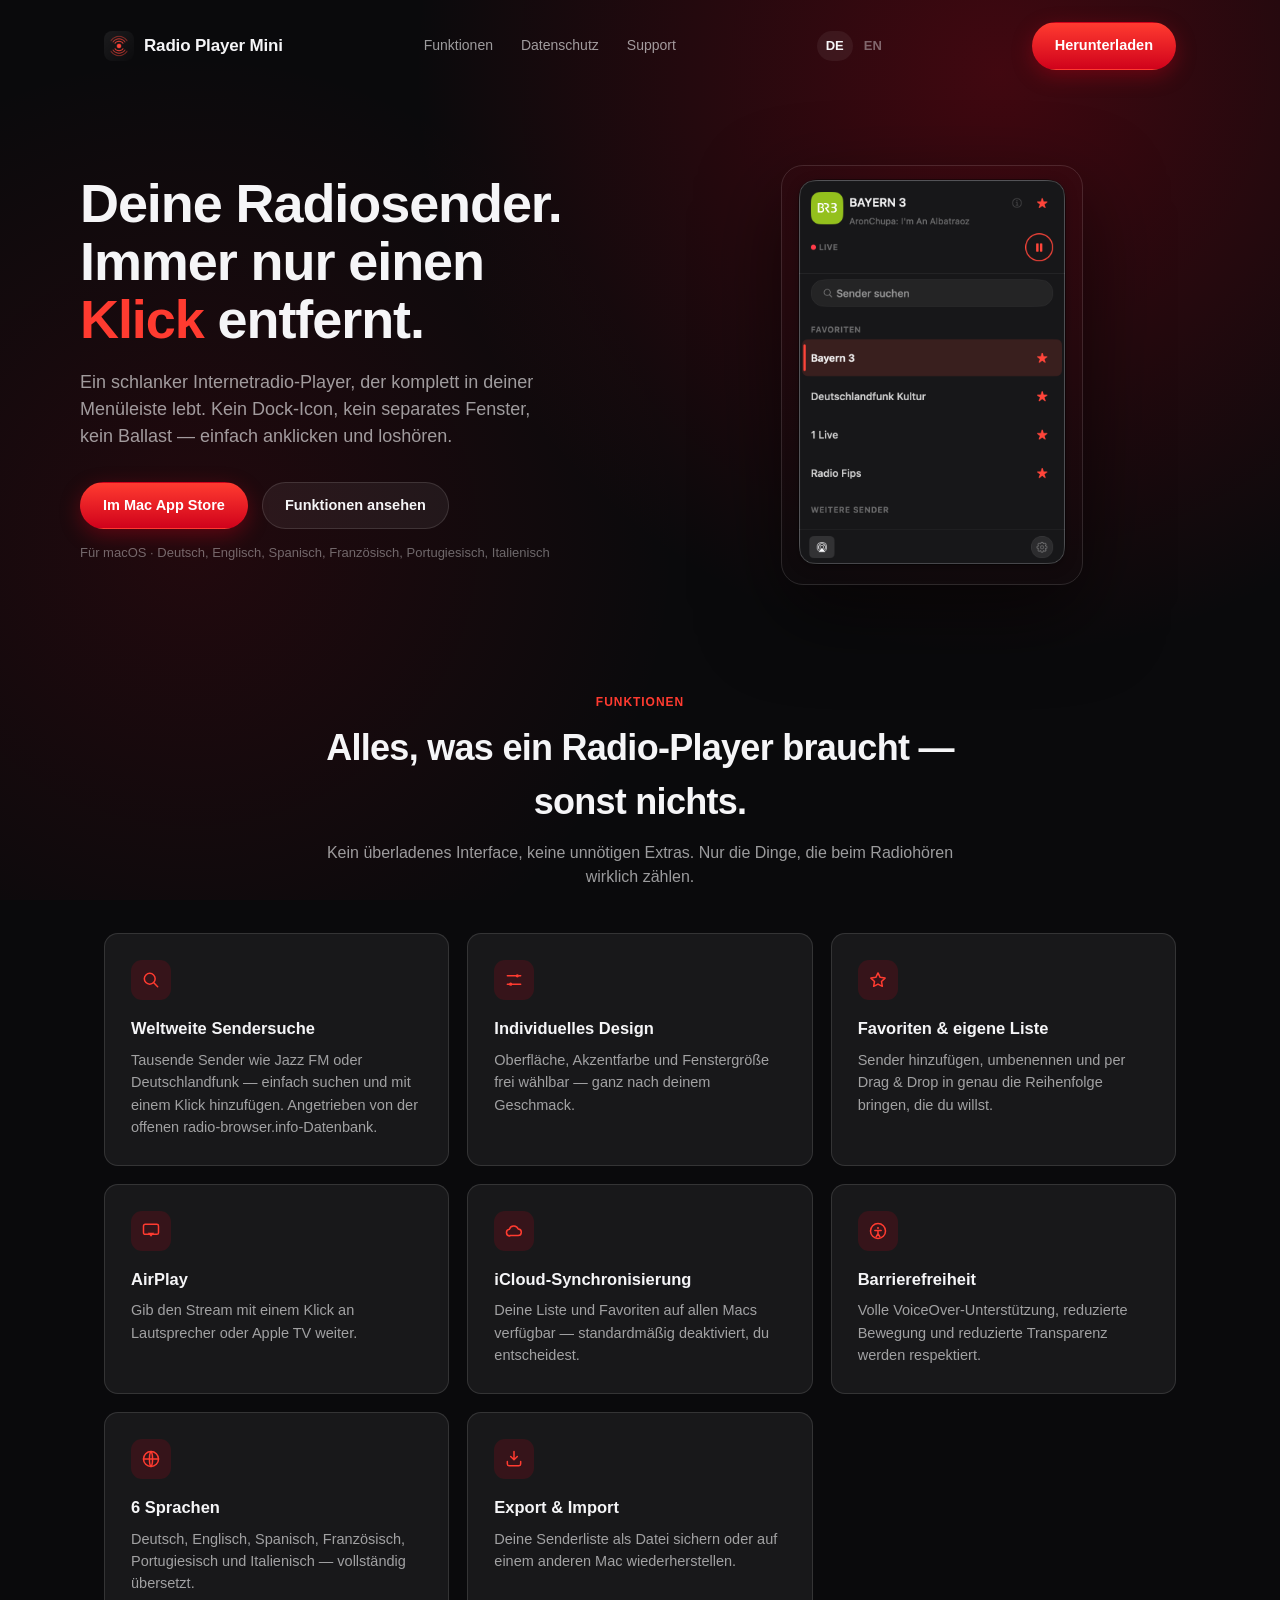
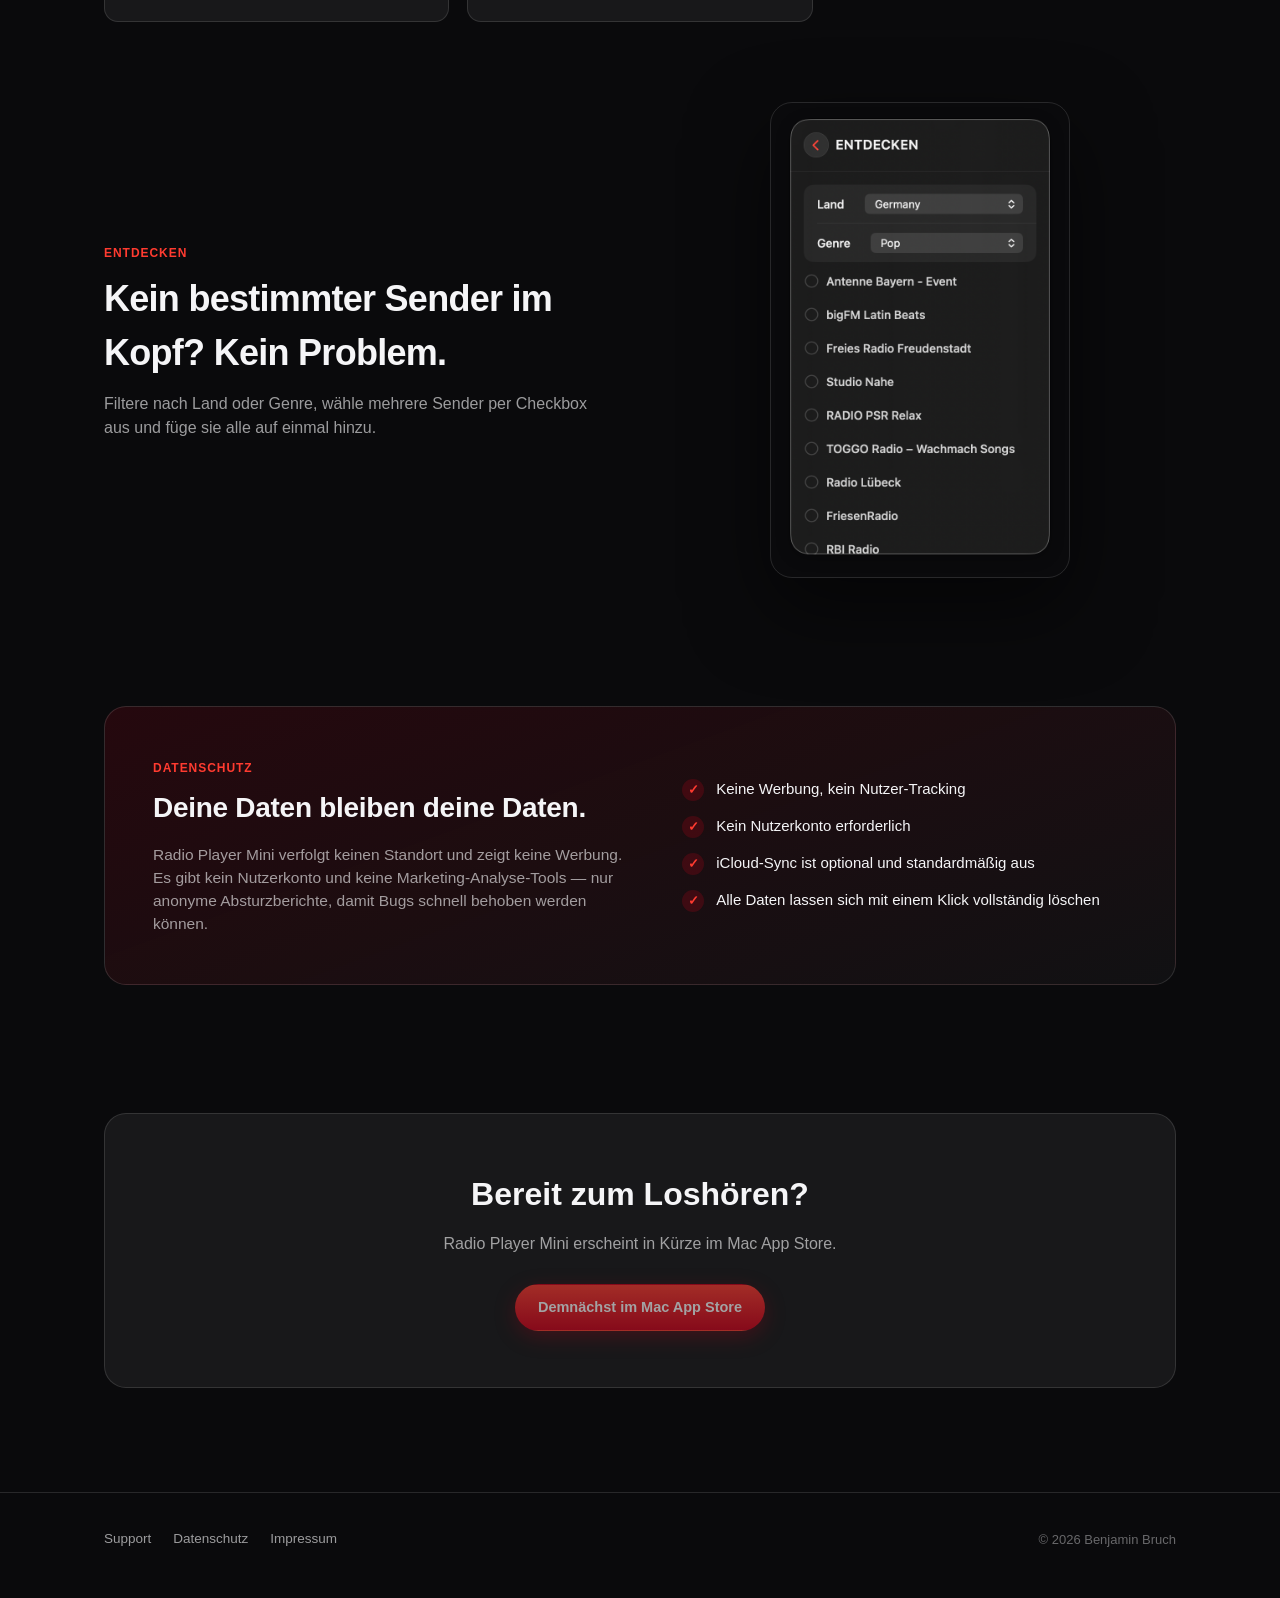
<file: index.html>
<!doctype html>
<html lang="de">
<head>
  <meta charset="utf-8" />
  <meta name="viewport" content="width=device-width, initial-scale=1" />
  <title>Radio Player Mini — Internetradio in deiner Menüleiste</title>
  <meta name="description" content="Radio Player Mini ist ein schlanker Internetradio-Player für den Mac, der komplett in deiner Menüleiste lebt. Sender suchen, favorisieren, sofort abspielen." />
  <link rel="icon" href="assets/icons/favicon-32.png" />
  <link rel="apple-touch-icon" href="assets/icons/icon-180.png" />
  <meta property="og:title" content="Radio Player Mini" />
  <meta property="og:description" content="Internetradio direkt aus der Menüleiste – ohne Dock-Icon, ohne Schnickschnack." />
  <meta property="og:image" content="assets/icons/icon-512.png" />
  <meta property="og:type" content="website" />
  <link rel="alternate" hreflang="de" href="https://benjaminbruch.github.io/RadioPlayerMiniPage/" />
  <link rel="alternate" hreflang="en" href="https://benjaminbruch.github.io/RadioPlayerMiniPage/en/" />
  <link rel="alternate" hreflang="x-default" href="https://benjaminbruch.github.io/RadioPlayerMiniPage/" />
  <link rel="stylesheet" href="css/style.css" />
</head>
<body>

  <header class="site">
    <div class="wrap nav">
      <a class="brand" href="index.html">
        <img src="assets/icons/icon-180.png" alt="" />
        Radio Player Mini
      </a>
      <nav class="nav-links">
        <a href="#funktionen">Funktionen</a>
        <a href="#privacy">Datenschutz</a>
        <a href="support.html">Support</a>
      </nav>
      <div class="lang-switch">
        <a href="index.html" class="active">DE</a>
        <a href="en/index.html">EN</a>
      </div>
      <a class="btn btn-primary" href="#download">Herunterladen</a>
    </div>
  </header>

  <main>
    <section class="hero wrap">
      <div>
        <h1>Deine Radiosender.<br />Immer nur einen <span class="accent">Klick</span> entfernt.</h1>
        <p class="lede">
          Ein schlanker Internetradio-Player, der komplett in deiner Menüleiste lebt.
          Kein Dock-Icon, kein separates Fenster, kein Ballast — einfach anklicken und loshören.
        </p>
        <div class="hero-actions">
          <a class="btn btn-primary" href="#download">Im Mac App Store</a>
          <a class="btn btn-ghost" href="#funktionen">Funktionen ansehen</a>
        </div>
        <p class="hero-note">Für macOS · Deutsch, Englisch, Spanisch, Französisch, Portugiesisch, Italienisch</p>
      </div>
      <div class="hero-shot">
        <img src="assets/screenshots/app.png" alt="Radio Player Mini Popover mit laufendem Sender Bayern 3, Favoritenliste und Wiedergabesteuerung" />
      </div>
    </section>

    <section id="funktionen">
      <div class="wrap">
        <div class="section-head">
          <span class="eyebrow">Funktionen</span>
          <h2>Alles, was ein Radio-Player braucht — sonst nichts.</h2>
          <p>Kein überladenes Interface, keine unnötigen Extras. Nur die Dinge, die beim Radiohören wirklich zählen.</p>
        </div>

        <div class="grid">
          <div class="card">
            <div class="icon">
              <svg width="20" height="20" viewBox="0 0 24 24" fill="none" stroke="currentColor" stroke-width="1.8" stroke-linecap="round" stroke-linejoin="round"><circle cx="10.5" cy="10.5" r="6.5"/><path d="M20 20l-4.35-4.35"/></svg>
            </div>
            <h3>Weltweite Sendersuche</h3>
            <p>Tausende Sender wie Jazz FM oder Deutschlandfunk — einfach suchen und mit einem Klick hinzufügen. Angetrieben von der offenen radio-browser.info-Datenbank.</p>
          </div>
          <div class="card">
            <div class="icon">
              <svg width="20" height="20" viewBox="0 0 24 24" fill="none" stroke="currentColor" stroke-width="1.8" stroke-linecap="round" stroke-linejoin="round"><path d="M4 7h12M18 7h2"/><circle cx="16" cy="7" r="2" fill="currentColor" stroke="none"/><path d="M4 17h4M10 17h10"/><circle cx="8" cy="17" r="2" fill="currentColor" stroke="none"/></svg>
            </div>
            <h3>Individuelles Design</h3>
            <p>Oberfläche, Akzentfarbe und Fenstergröße frei wählbar — ganz nach deinem Geschmack.</p>
          </div>
          <div class="card">
            <div class="icon">
              <svg width="20" height="20" viewBox="0 0 24 24" fill="none" stroke="currentColor" stroke-width="1.8" stroke-linecap="round" stroke-linejoin="round"><path d="M12 3.5l2.6 5.3 5.9.9-4.3 4.1 1 5.8L12 16.9l-5.2 2.7 1-5.8L3.5 9.7l5.9-.9L12 3.5z"/></svg>
            </div>
            <h3>Favoriten &amp; eigene Liste</h3>
            <p>Sender hinzufügen, umbenennen und per Drag &amp; Drop in genau die Reihenfolge bringen, die du willst.</p>
          </div>
          <div class="card">
            <div class="icon">
              <svg width="20" height="20" viewBox="0 0 24 24" fill="none" stroke="currentColor" stroke-width="1.8" stroke-linecap="round" stroke-linejoin="round"><rect x="3" y="4" width="18" height="12" rx="2"/><path d="M12 19l4-5H8l4 5z" fill="currentColor" stroke="none"/></svg>
            </div>
            <h3>AirPlay</h3>
            <p>Gib den Stream mit einem Klick an Lautsprecher oder Apple TV weiter.</p>
          </div>
          <div class="card">
            <div class="icon">
              <svg width="20" height="20" viewBox="0 0 24 24" fill="none" stroke="currentColor" stroke-width="1.8" stroke-linecap="round" stroke-linejoin="round"><path d="M7 18a4 4 0 0 1-.5-7.97A5.5 5.5 0 0 1 17 9.5a4 4 0 0 1-.5 8H7z"/></svg>
            </div>
            <h3>iCloud-Synchronisierung</h3>
            <p>Deine Liste und Favoriten auf allen Macs verfügbar — standardmäßig deaktiviert, du entscheidest.</p>
          </div>
          <div class="card">
            <div class="icon">
              <svg width="20" height="20" viewBox="0 0 24 24" fill="none" stroke="currentColor" stroke-width="1.8" stroke-linecap="round" stroke-linejoin="round"><circle cx="12" cy="12" r="9"/><circle cx="12" cy="8.3" r="1.2" fill="currentColor" stroke="none"/><path d="M8.2 11.3h7.6M12 11.3v3.8M9.7 19l2.3-3.9 2.3 3.9"/></svg>
            </div>
            <h3>Barrierefreiheit</h3>
            <p>Volle VoiceOver-Unterstützung, reduzierte Bewegung und reduzierte Transparenz werden respektiert.</p>
          </div>
          <div class="card">
            <div class="icon">
              <svg width="20" height="20" viewBox="0 0 24 24" fill="none" stroke="currentColor" stroke-width="1.8" stroke-linecap="round" stroke-linejoin="round"><circle cx="12" cy="12" r="9"/><path d="M3 12h18M12 3c2.5 2.5 2.5 15.5 0 18M12 3c-2.5 2.5-2.5 15.5 0 18"/></svg>
            </div>
            <h3>6 Sprachen</h3>
            <p>Deutsch, Englisch, Spanisch, Französisch, Portugiesisch und Italienisch — vollständig übersetzt.</p>
          </div>
          <div class="card">
            <div class="icon">
              <svg width="20" height="20" viewBox="0 0 24 24" fill="none" stroke="currentColor" stroke-width="1.8" stroke-linecap="round" stroke-linejoin="round"><path d="M12 3v10M8 9l4 4 4-4"/><path d="M4 15v3a2 2 0 0 0 2 2h12a2 2 0 0 0 2-2v-3"/></svg>
            </div>
            <h3>Export &amp; Import</h3>
            <p>Deine Senderliste als Datei sichern oder auf einem anderen Mac wiederherstellen.</p>
          </div>
        </div>

        <div class="discover-showcase">
          <div class="section-head">
            <span class="eyebrow">Entdecken</span>
            <h2>Kein bestimmter Sender im Kopf? Kein Problem.</h2>
            <p>Filtere nach Land oder Genre, wähle mehrere Sender per Checkbox aus und füge sie alle auf einmal hinzu.</p>
          </div>
          <div class="discover-shot">
            <img src="assets/screenshots/discover.png" alt="Entdecken-Ansicht von Radio Player Mini, gefiltert nach Land Deutschland und Genre Pop, mit auswählbaren Sendern" />
          </div>
        </div>
      </div>
    </section>

    <section id="privacy">
      <div class="wrap">
        <div class="privacy-band">
          <div>
            <span class="eyebrow">Datenschutz</span>
            <h2>Deine Daten bleiben deine Daten.</h2>
            <p>
              Radio Player Mini verfolgt keinen Standort und zeigt keine Werbung. Es gibt kein
              Nutzerkonto und keine Marketing-Analyse-Tools — nur anonyme Absturzberichte, damit
              Bugs schnell behoben werden können.
            </p>
          </div>
          <ul class="privacy-list">
            <li><span class="check">✓</span> Keine Werbung, kein Nutzer-Tracking</li>
            <li><span class="check">✓</span> Kein Nutzerkonto erforderlich</li>
            <li><span class="check">✓</span> iCloud-Sync ist optional und standardmäßig aus</li>
            <li><span class="check">✓</span> Alle Daten lassen sich mit einem Klick vollständig löschen</li>
          </ul>
        </div>
      </div>
    </section>

    <section id="download">
      <div class="wrap">
        <div class="cta-band">
          <h2>Bereit zum Loshören?</h2>
          <p>Radio Player Mini erscheint in Kürze im Mac App Store.</p>
          <a class="btn btn-primary" href="#" aria-disabled="true">Demnächst im Mac App Store</a>
        </div>
      </div>
    </section>
  </main>

  <footer class="site">
    <div class="wrap footer-row">
      <div class="footer-links">
        <a href="support.html">Support</a>
        <a href="privacy.html">Datenschutz</a>
        <a href="impressum.html">Impressum</a>
      </div>
      <div class="footer-copy">© 2026 Benjamin Bruch</div>
    </div>
  </footer>

</body>
</html>
</file>
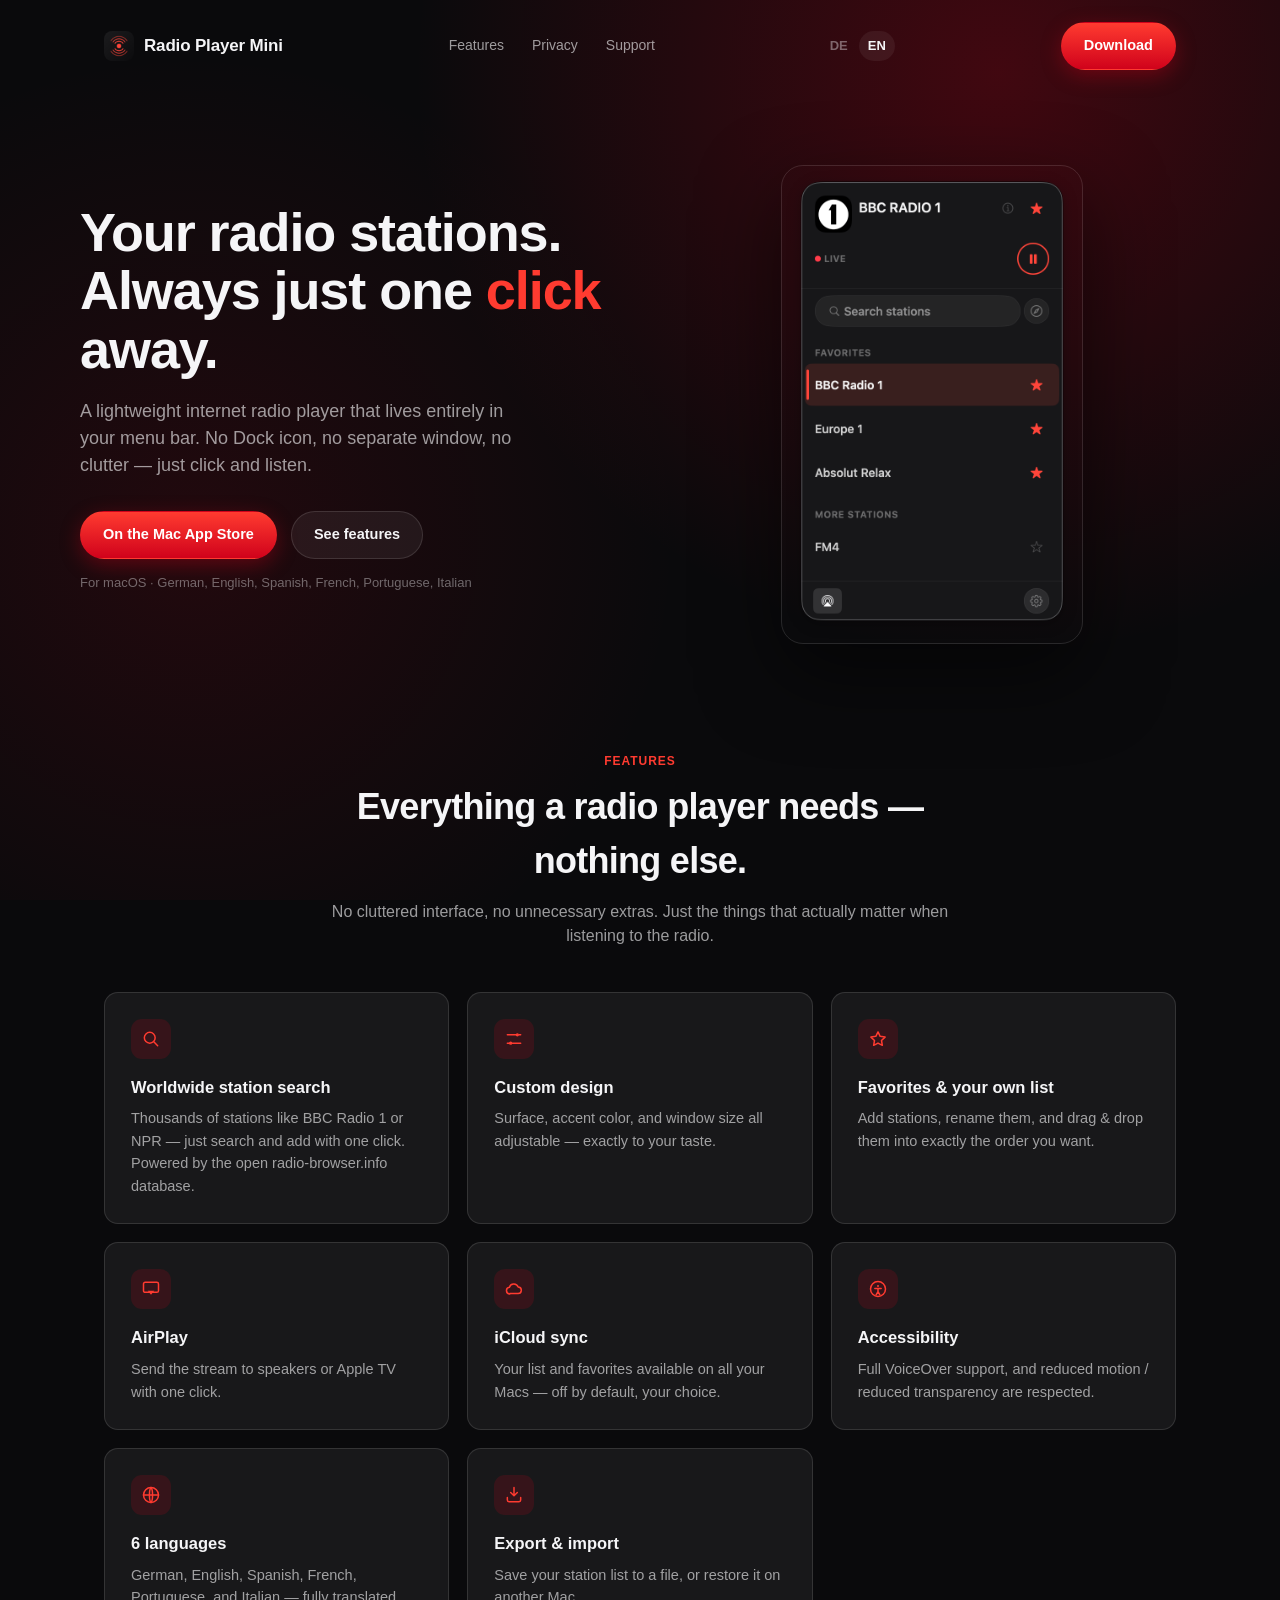
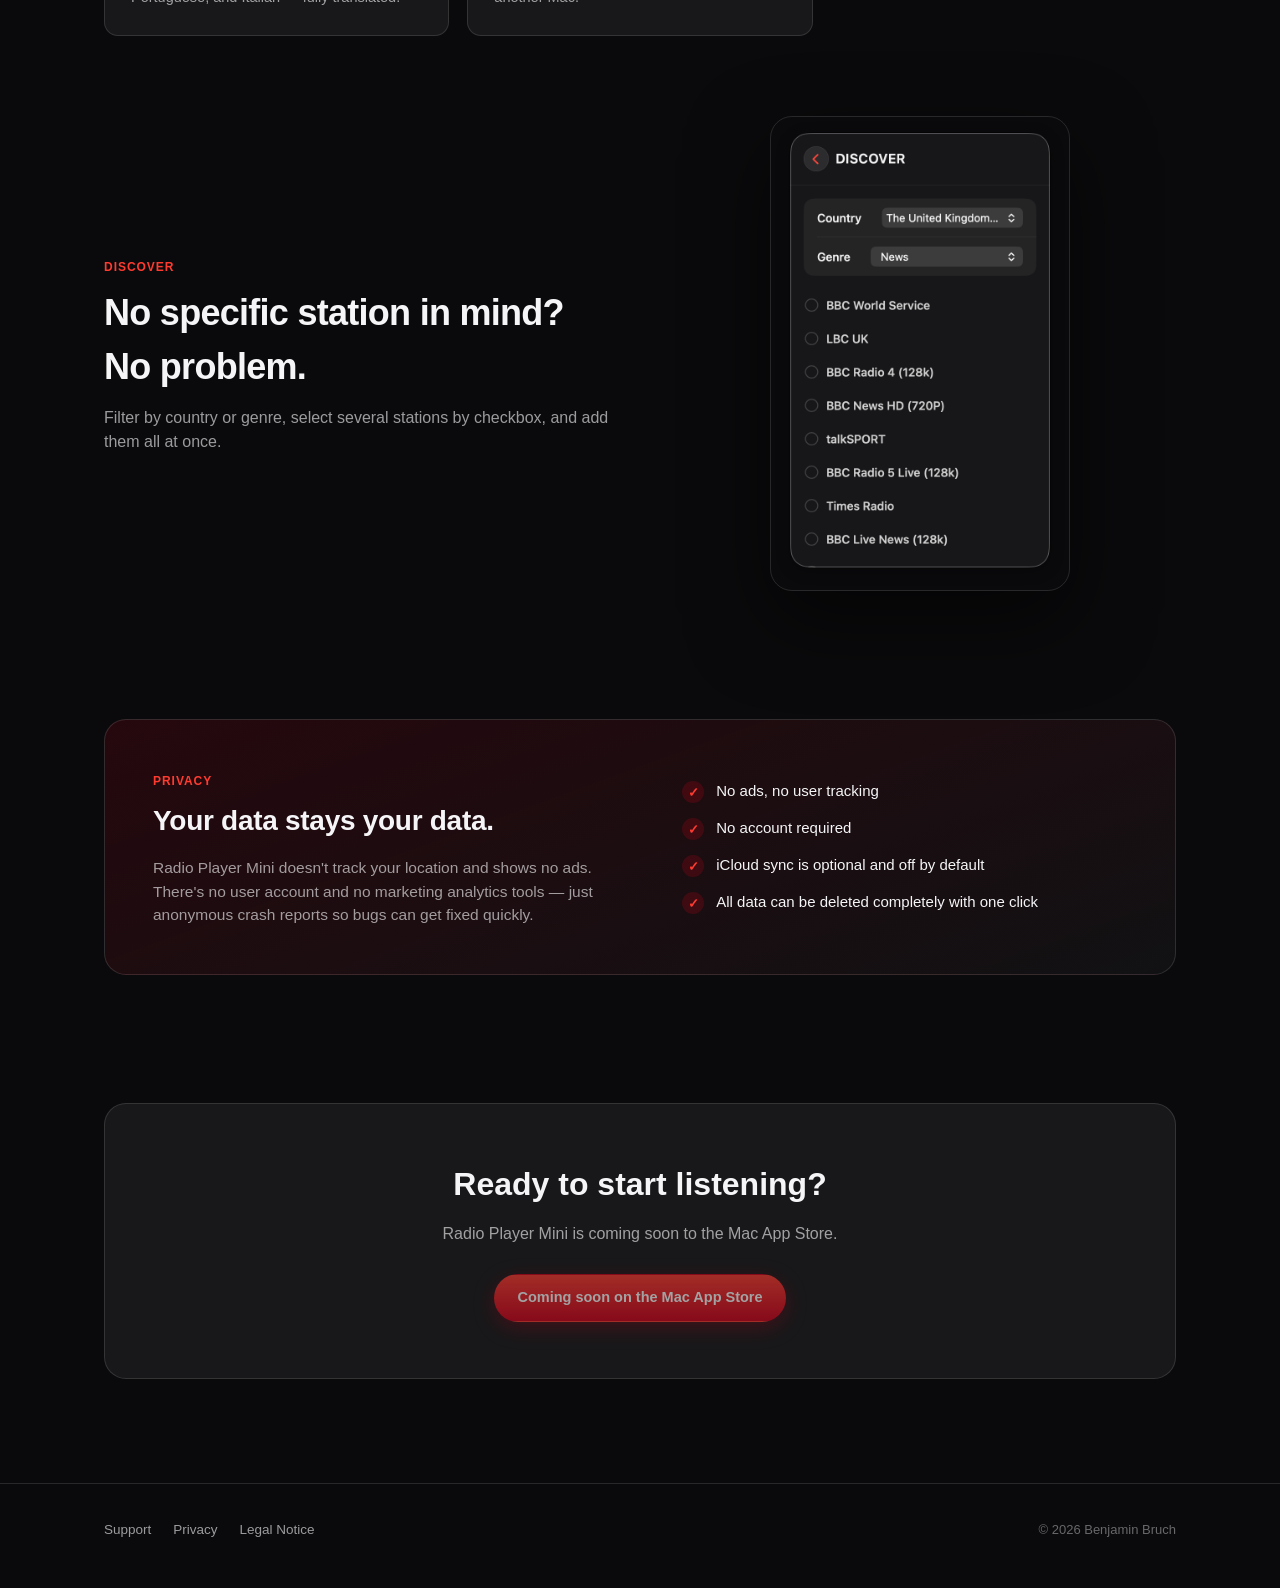
<file: en/index.html>
<!doctype html>
<html lang="en">
<head>
  <meta charset="utf-8" />
  <meta name="viewport" content="width=device-width, initial-scale=1" />
  <title>Radio Player Mini — Internet radio in your menu bar</title>
  <meta name="description" content="Radio Player Mini is a lightweight internet radio player for the Mac that lives entirely in your menu bar. Search stations, favorite them, play instantly." />
  <link rel="icon" href="../assets/icons/favicon-32.png" />
  <link rel="apple-touch-icon" href="../assets/icons/icon-180.png" />
  <meta property="og:title" content="Radio Player Mini" />
  <meta property="og:description" content="Internet radio straight from your menu bar — no Dock icon, no clutter." />
  <meta property="og:image" content="../assets/icons/icon-512.png" />
  <meta property="og:type" content="website" />
  <link rel="alternate" hreflang="de" href="https://benjaminbruch.github.io/RadioPlayerMiniPage/" />
  <link rel="alternate" hreflang="en" href="https://benjaminbruch.github.io/RadioPlayerMiniPage/en/" />
  <link rel="alternate" hreflang="x-default" href="https://benjaminbruch.github.io/RadioPlayerMiniPage/" />
  <link rel="stylesheet" href="../css/style.css" />
</head>
<body>

  <header class="site">
    <div class="wrap nav">
      <a class="brand" href="index.html">
        <img src="../assets/icons/icon-180.png" alt="" />
        Radio Player Mini
      </a>
      <nav class="nav-links">
        <a href="#funktionen">Features</a>
        <a href="#privacy">Privacy</a>
        <a href="support.html">Support</a>
      </nav>
      <div class="lang-switch">
        <a href="../index.html">DE</a>
        <a href="index.html" class="active">EN</a>
      </div>
      <a class="btn btn-primary" href="#download">Download</a>
    </div>
  </header>

  <main>
    <section class="hero wrap">
      <div>
        <h1>Your radio stations.<br />Always just one <span class="accent">click</span> away.</h1>
        <p class="lede">
          A lightweight internet radio player that lives entirely in your menu bar.
          No Dock icon, no separate window, no clutter — just click and listen.
        </p>
        <div class="hero-actions">
          <a class="btn btn-primary" href="#download">On the Mac App Store</a>
          <a class="btn btn-ghost" href="#funktionen">See features</a>
        </div>
        <p class="hero-note">For macOS · German, English, Spanish, French, Portuguese, Italian</p>
      </div>
      <div class="hero-shot">
        <img src="../assets/screenshots/app-en.png" alt="Radio Player Mini popover with BBC Radio 1 playing, favorites list, and playback controls" />
      </div>
    </section>

    <section id="funktionen">
      <div class="wrap">
        <div class="section-head">
          <span class="eyebrow">Features</span>
          <h2>Everything a radio player needs — nothing else.</h2>
          <p>No cluttered interface, no unnecessary extras. Just the things that actually matter when listening to the radio.</p>
        </div>

        <div class="grid">
          <div class="card">
            <div class="icon">
              <svg width="20" height="20" viewBox="0 0 24 24" fill="none" stroke="currentColor" stroke-width="1.8" stroke-linecap="round" stroke-linejoin="round"><circle cx="10.5" cy="10.5" r="6.5"/><path d="M20 20l-4.35-4.35"/></svg>
            </div>
            <h3>Worldwide station search</h3>
            <p>Thousands of stations like BBC Radio 1 or NPR — just search and add with one click. Powered by the open radio-browser.info database.</p>
          </div>
          <div class="card">
            <div class="icon">
              <svg width="20" height="20" viewBox="0 0 24 24" fill="none" stroke="currentColor" stroke-width="1.8" stroke-linecap="round" stroke-linejoin="round"><path d="M4 7h12M18 7h2"/><circle cx="16" cy="7" r="2" fill="currentColor" stroke="none"/><path d="M4 17h4M10 17h10"/><circle cx="8" cy="17" r="2" fill="currentColor" stroke="none"/></svg>
            </div>
            <h3>Custom design</h3>
            <p>Surface, accent color, and window size all adjustable — exactly to your taste.</p>
          </div>
          <div class="card">
            <div class="icon">
              <svg width="20" height="20" viewBox="0 0 24 24" fill="none" stroke="currentColor" stroke-width="1.8" stroke-linecap="round" stroke-linejoin="round"><path d="M12 3.5l2.6 5.3 5.9.9-4.3 4.1 1 5.8L12 16.9l-5.2 2.7 1-5.8L3.5 9.7l5.9-.9L12 3.5z"/></svg>
            </div>
            <h3>Favorites &amp; your own list</h3>
            <p>Add stations, rename them, and drag &amp; drop them into exactly the order you want.</p>
          </div>
          <div class="card">
            <div class="icon">
              <svg width="20" height="20" viewBox="0 0 24 24" fill="none" stroke="currentColor" stroke-width="1.8" stroke-linecap="round" stroke-linejoin="round"><rect x="3" y="4" width="18" height="12" rx="2"/><path d="M12 19l4-5H8l4 5z" fill="currentColor" stroke="none"/></svg>
            </div>
            <h3>AirPlay</h3>
            <p>Send the stream to speakers or Apple TV with one click.</p>
          </div>
          <div class="card">
            <div class="icon">
              <svg width="20" height="20" viewBox="0 0 24 24" fill="none" stroke="currentColor" stroke-width="1.8" stroke-linecap="round" stroke-linejoin="round"><path d="M7 18a4 4 0 0 1-.5-7.97A5.5 5.5 0 0 1 17 9.5a4 4 0 0 1-.5 8H7z"/></svg>
            </div>
            <h3>iCloud sync</h3>
            <p>Your list and favorites available on all your Macs — off by default, your choice.</p>
          </div>
          <div class="card">
            <div class="icon">
              <svg width="20" height="20" viewBox="0 0 24 24" fill="none" stroke="currentColor" stroke-width="1.8" stroke-linecap="round" stroke-linejoin="round"><circle cx="12" cy="12" r="9"/><circle cx="12" cy="8.3" r="1.2" fill="currentColor" stroke="none"/><path d="M8.2 11.3h7.6M12 11.3v3.8M9.7 19l2.3-3.9 2.3 3.9"/></svg>
            </div>
            <h3>Accessibility</h3>
            <p>Full VoiceOver support, and reduced motion / reduced transparency are respected.</p>
          </div>
          <div class="card">
            <div class="icon">
              <svg width="20" height="20" viewBox="0 0 24 24" fill="none" stroke="currentColor" stroke-width="1.8" stroke-linecap="round" stroke-linejoin="round"><circle cx="12" cy="12" r="9"/><path d="M3 12h18M12 3c2.5 2.5 2.5 15.5 0 18M12 3c-2.5 2.5-2.5 15.5 0 18"/></svg>
            </div>
            <h3>6 languages</h3>
            <p>German, English, Spanish, French, Portuguese, and Italian — fully translated.</p>
          </div>
          <div class="card">
            <div class="icon">
              <svg width="20" height="20" viewBox="0 0 24 24" fill="none" stroke="currentColor" stroke-width="1.8" stroke-linecap="round" stroke-linejoin="round"><path d="M12 3v10M8 9l4 4 4-4"/><path d="M4 15v3a2 2 0 0 0 2 2h12a2 2 0 0 0 2-2v-3"/></svg>
            </div>
            <h3>Export &amp; import</h3>
            <p>Save your station list to a file, or restore it on another Mac.</p>
          </div>
        </div>

        <div class="discover-showcase">
          <div class="section-head">
            <span class="eyebrow">Discover</span>
            <h2>No specific station in mind? No problem.</h2>
            <p>Filter by country or genre, select several stations by checkbox, and add them all at once.</p>
          </div>
          <div class="discover-shot">
            <img src="../assets/screenshots/discover-en.png" alt="Radio Player Mini's Discover view, filtered by country United Kingdom and genre News, with selectable stations" />
          </div>
        </div>
      </div>
    </section>

    <section id="privacy">
      <div class="wrap">
        <div class="privacy-band">
          <div>
            <span class="eyebrow">Privacy</span>
            <h2>Your data stays your data.</h2>
            <p>
              Radio Player Mini doesn't track your location and shows no ads. There's no
              user account and no marketing analytics tools — just anonymous crash reports
              so bugs can get fixed quickly.
            </p>
          </div>
          <ul class="privacy-list">
            <li><span class="check">✓</span> No ads, no user tracking</li>
            <li><span class="check">✓</span> No account required</li>
            <li><span class="check">✓</span> iCloud sync is optional and off by default</li>
            <li><span class="check">✓</span> All data can be deleted completely with one click</li>
          </ul>
        </div>
      </div>
    </section>

    <section id="download">
      <div class="wrap">
        <div class="cta-band">
          <h2>Ready to start listening?</h2>
          <p>Radio Player Mini is coming soon to the Mac App Store.</p>
          <a class="btn btn-primary" href="#" aria-disabled="true">Coming soon on the Mac App Store</a>
        </div>
      </div>
    </section>
  </main>

  <footer class="site">
    <div class="wrap footer-row">
      <div class="footer-links">
        <a href="support.html">Support</a>
        <a href="privacy.html">Privacy</a>
        <a href="impressum.html">Legal Notice</a>
      </div>
      <div class="footer-copy">© 2026 Benjamin Bruch</div>
    </div>
  </footer>

</body>
</html>
</file>
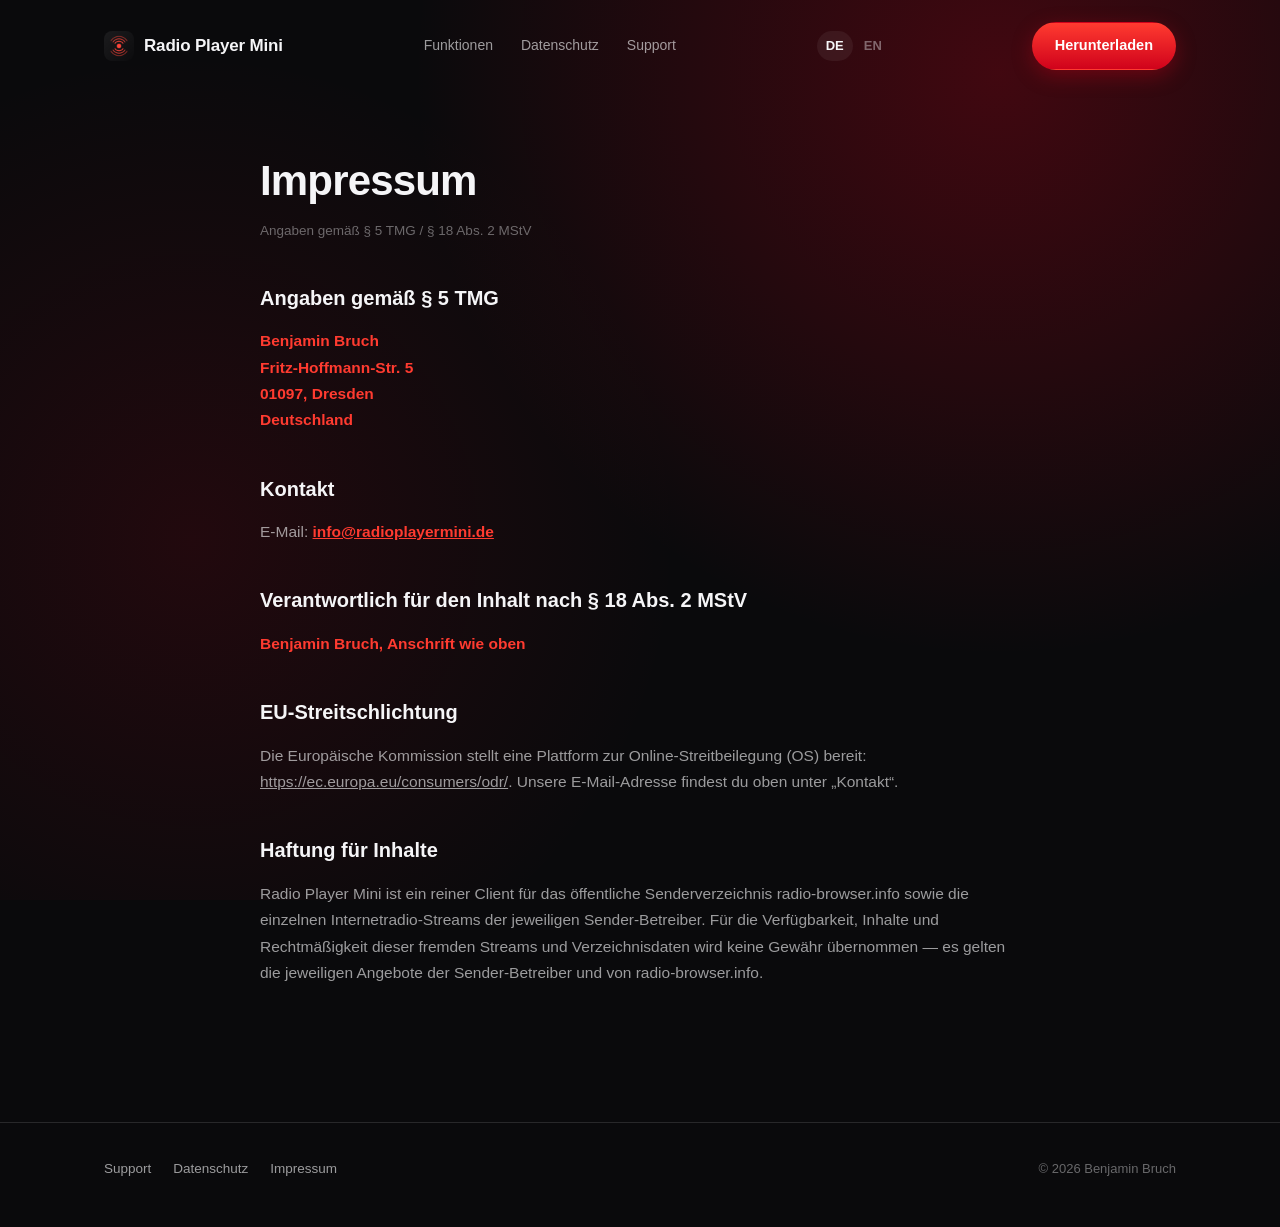
<file: impressum.html>
<!doctype html>
<html lang="de">
<head>
  <meta charset="utf-8" />
  <meta name="viewport" content="width=device-width, initial-scale=1" />
  <title>Impressum — Radio Player Mini</title>
  <meta name="robots" content="noindex" />
  <link rel="icon" href="assets/icons/favicon-32.png" />
  <link rel="apple-touch-icon" href="assets/icons/icon-180.png" />
  <link rel="alternate" hreflang="de" href="https://benjaminbruch.github.io/RadioPlayerMiniPage/impressum.html" />
  <link rel="alternate" hreflang="en" href="https://benjaminbruch.github.io/RadioPlayerMiniPage/en/impressum.html" />
  <link rel="alternate" hreflang="x-default" href="https://benjaminbruch.github.io/RadioPlayerMiniPage/impressum.html" />
  <link rel="stylesheet" href="css/style.css" />
</head>
<body>

  <header class="site">
    <div class="wrap nav">
      <a class="brand" href="index.html">
        <img src="assets/icons/icon-180.png" alt="" />
        Radio Player Mini
      </a>
      <nav class="nav-links">
        <a href="index.html#funktionen">Funktionen</a>
        <a href="index.html#privacy">Datenschutz</a>
        <a href="support.html">Support</a>
      </nav>
      <div class="lang-switch">
        <a href="impressum.html" class="active">DE</a>
        <a href="en/impressum.html">EN</a>
      </div>
      <a class="btn btn-primary" href="index.html#download">Herunterladen</a>
    </div>
  </header>

  <main class="doc wrap" style="max-width: 760px;">
    <h1>Impressum</h1>
    <p class="updated">Angaben gemäß § 5 TMG / § 18 Abs. 2 MStV</p>

    <h2>Angaben gemäß § 5 TMG</h2>
    <p>
      <span class="placeholder">Benjamin Bruch</span><br />
      <span class="placeholder">Fritz-Hoffmann-Str. 5</span><br />
      <span class="placeholder">01097, Dresden</span><br />
      <span class="placeholder">Deutschland</span>
    </p>

    <h2>Kontakt</h2>
    <p>
      E-Mail: <a class="placeholder" href="mailto:info@radioplayermini.de">info@radioplayermini.de</a>
    </p>

    <h2>Verantwortlich für den Inhalt nach § 18 Abs. 2 MStV</h2>
    <p>
      <span class="placeholder">Benjamin Bruch, Anschrift wie oben</span>
    </p>
    <h2>EU-Streitschlichtung</h2>
    <p>
      Die Europäische Kommission stellt eine Plattform zur Online-Streitbeilegung (OS) bereit:
      <a href="https://consumer-redress.ec.europa.eu" target="_blank" rel="noopener">https://ec.europa.eu/consumers/odr/</a>.
      Unsere E-Mail-Adresse findest du oben unter „Kontakt“.
    </p>

    <h2>Haftung für Inhalte</h2>
    <p>
      Radio Player Mini ist ein reiner Client für das öffentliche Senderverzeichnis
      radio-browser.info sowie die einzelnen Internetradio-Streams der jeweiligen
      Sender-Betreiber. Für die Verfügbarkeit, Inhalte und Rechtmäßigkeit dieser fremden Streams
      und Verzeichnisdaten wird keine Gewähr übernommen — es gelten die jeweiligen Angebote der
      Sender-Betreiber und von radio-browser.info.
    </p>
  </main>

  <footer class="site">
    <div class="wrap footer-row">
      <div class="footer-links">
        <a href="support.html">Support</a>
        <a href="privacy.html">Datenschutz</a>
        <a href="impressum.html">Impressum</a>
      </div>
      <div class="footer-copy">© 2026 Benjamin Bruch</div>
    </div>
  </footer>

</body>
</html>
</file>
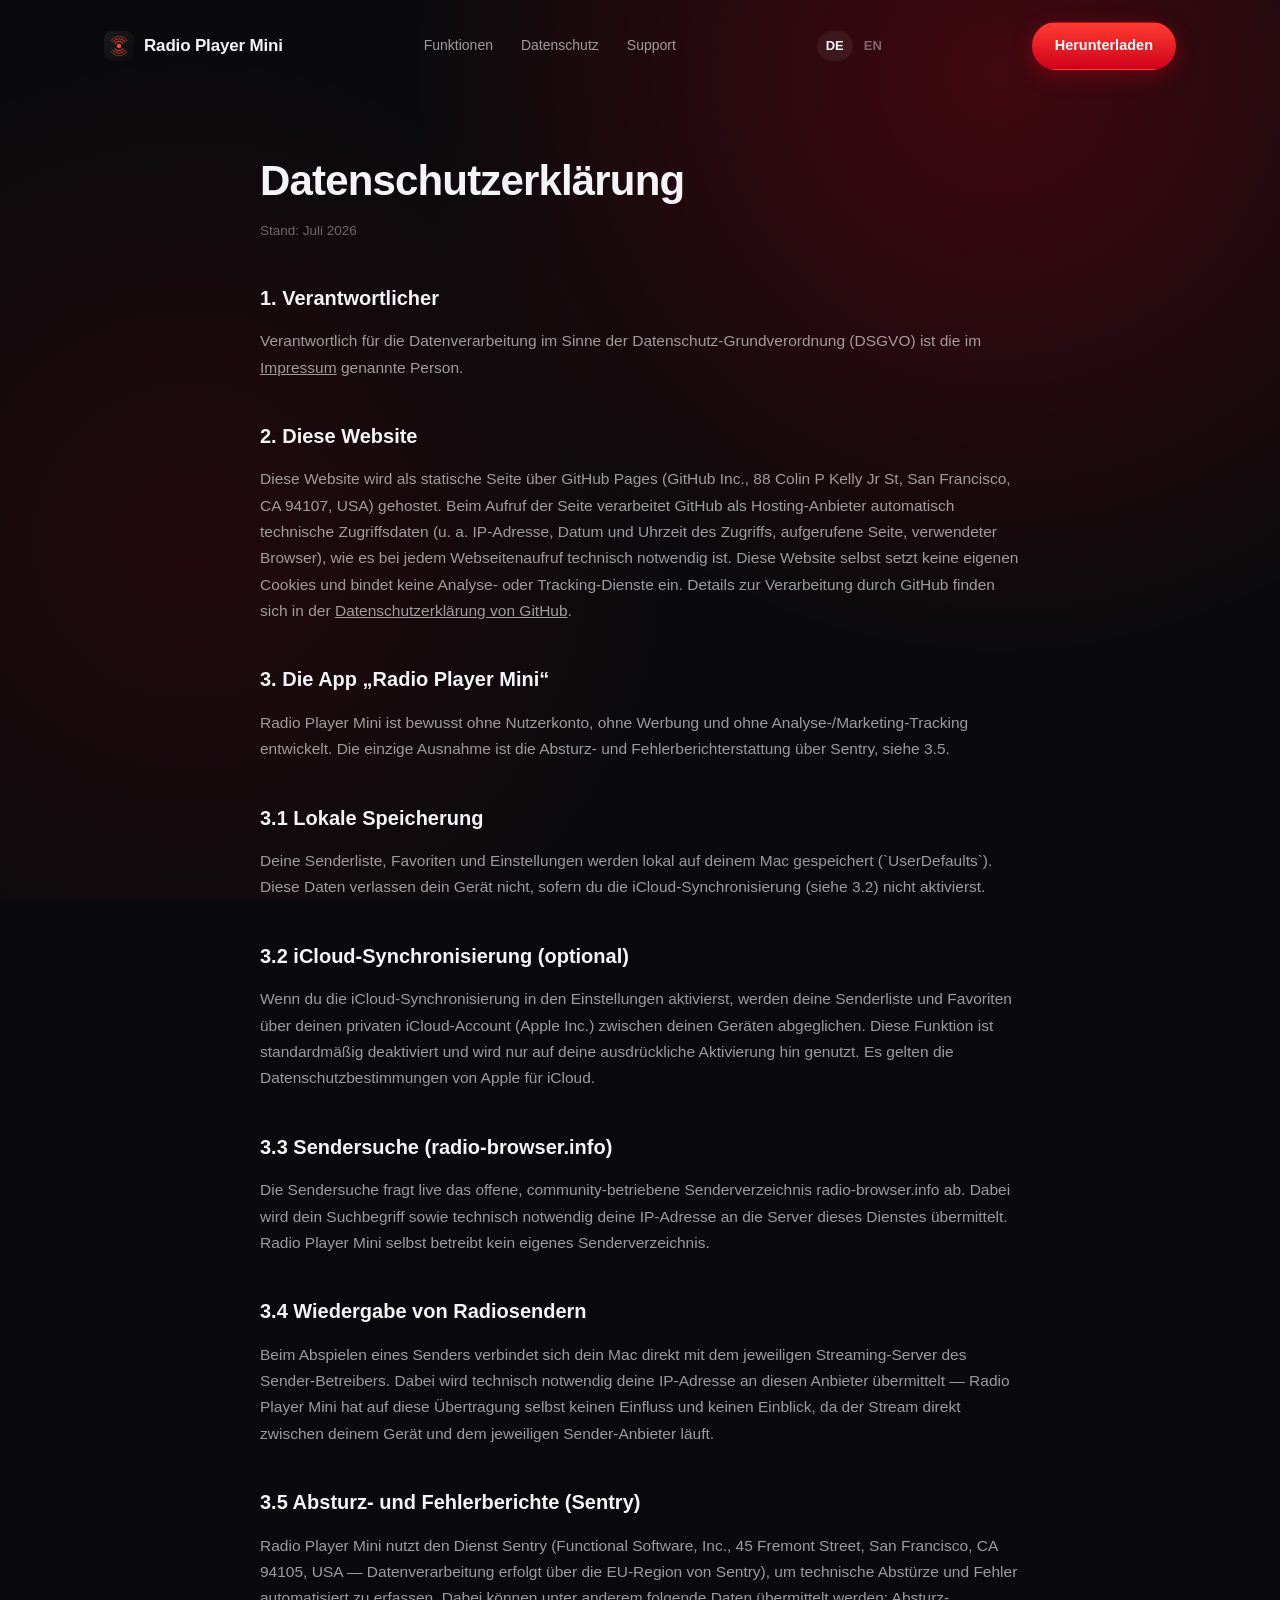
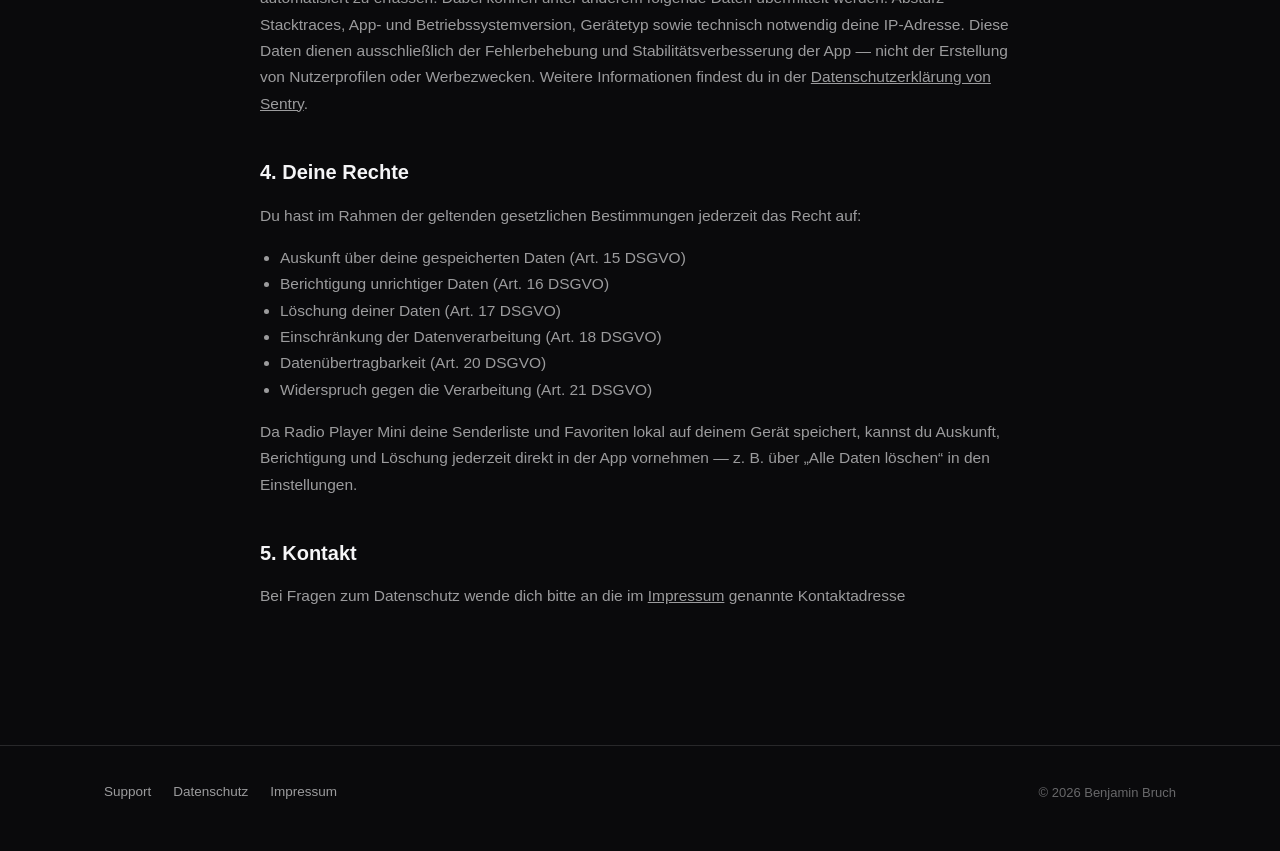
<file: privacy.html>
<!doctype html>
<html lang="de">
<head>
  <meta charset="utf-8" />
  <meta name="viewport" content="width=device-width, initial-scale=1" />
  <title>Datenschutzerklärung — Radio Player Mini</title>
  <meta name="robots" content="noindex" />
  <link rel="icon" href="assets/icons/favicon-32.png" />
  <link rel="apple-touch-icon" href="assets/icons/icon-180.png" />
  <link rel="alternate" hreflang="de" href="https://benjaminbruch.github.io/RadioPlayerMiniPage/privacy.html" />
  <link rel="alternate" hreflang="en" href="https://benjaminbruch.github.io/RadioPlayerMiniPage/en/privacy.html" />
  <link rel="alternate" hreflang="x-default" href="https://benjaminbruch.github.io/RadioPlayerMiniPage/privacy.html" />
  <link rel="stylesheet" href="css/style.css" />
</head>
<body>

  <header class="site">
    <div class="wrap nav">
      <a class="brand" href="index.html">
        <img src="assets/icons/icon-180.png" alt="" />
        Radio Player Mini
      </a>
      <nav class="nav-links">
        <a href="index.html#funktionen">Funktionen</a>
        <a href="index.html#privacy">Datenschutz</a>
        <a href="support.html">Support</a>
      </nav>
      <div class="lang-switch">
        <a href="privacy.html" class="active">DE</a>
        <a href="en/privacy.html">EN</a>
      </div>
      <a class="btn btn-primary" href="index.html#download">Herunterladen</a>
    </div>
  </header>

  <main class="doc wrap" style="max-width: 760px;">
    <h1>Datenschutzerklärung</h1>
    <p class="updated">Stand: Juli 2026</p>
    <h2>1. Verantwortlicher</h2>
    <p>
      Verantwortlich für die Datenverarbeitung im Sinne der Datenschutz-Grundverordnung (DSGVO)
      ist die im <a href="impressum.html">Impressum</a> genannte Person.
    </p>

    <h2>2. Diese Website</h2>
    <p>
      Diese Website wird als statische Seite über GitHub Pages (GitHub Inc., 88 Colin P Kelly
      Jr St, San Francisco, CA 94107, USA) gehostet. Beim Aufruf der Seite verarbeitet GitHub
      als Hosting-Anbieter automatisch technische Zugriffsdaten (u. a. IP-Adresse, Datum und
      Uhrzeit des Zugriffs, aufgerufene Seite, verwendeter Browser), wie es bei jedem
      Webseitenaufruf technisch notwendig ist. Diese Website selbst setzt keine eigenen Cookies
      und bindet keine Analyse- oder Tracking-Dienste ein. Details zur Verarbeitung durch GitHub
      finden sich in der <a href="https://docs.github.com/en/site-policy/privacy-policies/github-general-privacy-statement" target="_blank" rel="noopener">Datenschutzerklärung von GitHub</a>.
    </p>

    <h2>3. Die App „Radio Player Mini“</h2>
    <p>
      Radio Player Mini ist bewusst ohne Nutzerkonto, ohne Werbung und ohne
      Analyse-/Marketing-Tracking entwickelt. Die einzige Ausnahme ist die Absturz- und
      Fehlerberichterstattung über Sentry, siehe 3.5.
    </p>

    <h2>3.1 Lokale Speicherung</h2>
    <p>
      Deine Senderliste, Favoriten und Einstellungen werden lokal auf deinem Mac gespeichert
      (`UserDefaults`). Diese Daten verlassen dein Gerät nicht, sofern du die
      iCloud-Synchronisierung (siehe 3.2) nicht aktivierst.
    </p>

    <h2>3.2 iCloud-Synchronisierung (optional)</h2>
    <p>
      Wenn du die iCloud-Synchronisierung in den Einstellungen aktivierst, werden deine
      Senderliste und Favoriten über deinen privaten iCloud-Account (Apple Inc.) zwischen
      deinen Geräten abgeglichen. Diese Funktion ist standardmäßig deaktiviert und wird nur auf
      deine ausdrückliche Aktivierung hin genutzt. Es gelten die Datenschutzbestimmungen von
      Apple für iCloud.
    </p>

    <h2>3.3 Sendersuche (radio-browser.info)</h2>
    <p>
      Die Sendersuche fragt live das offene, community-betriebene Senderverzeichnis
      radio-browser.info ab. Dabei wird dein Suchbegriff sowie technisch notwendig deine
      IP-Adresse an die Server dieses Dienstes übermittelt. Radio Player Mini selbst betreibt
      kein eigenes Senderverzeichnis.
    </p>

    <h2>3.4 Wiedergabe von Radiosendern</h2>
    <p>
      Beim Abspielen eines Senders verbindet sich dein Mac direkt mit dem jeweiligen
      Streaming-Server des Sender-Betreibers. Dabei wird technisch notwendig deine IP-Adresse an
      diesen Anbieter übermittelt — Radio Player Mini hat auf diese Übertragung selbst keinen
      Einfluss und keinen Einblick, da der Stream direkt zwischen deinem Gerät und dem
      jeweiligen Sender-Anbieter läuft.
    </p>

    <h2>3.5 Absturz- und Fehlerberichte (Sentry)</h2>
    <p>
      Radio Player Mini nutzt den Dienst Sentry (Functional Software, Inc., 45 Fremont Street,
      San Francisco, CA 94105, USA — Datenverarbeitung erfolgt über die EU-Region von Sentry),
      um technische Abstürze und Fehler automatisiert zu erfassen. Dabei können unter anderem
      folgende Daten übermittelt werden: Absturz-Stacktraces, App- und Betriebssystemversion,
      Gerätetyp sowie technisch notwendig deine IP-Adresse. Diese Daten dienen ausschließlich der
      Fehlerbehebung und Stabilitätsverbesserung der App — nicht der Erstellung von Nutzerprofilen
      oder Werbezwecken. Weitere Informationen findest du in der
      <a href="https://sentry.io/privacy/" target="_blank" rel="noopener">Datenschutzerklärung von Sentry</a>.
    </p>

    <h2>4. Deine Rechte</h2>
    <p>Du hast im Rahmen der geltenden gesetzlichen Bestimmungen jederzeit das Recht auf:</p>
    <ul>
      <li>Auskunft über deine gespeicherten Daten (Art. 15 DSGVO)</li>
      <li>Berichtigung unrichtiger Daten (Art. 16 DSGVO)</li>
      <li>Löschung deiner Daten (Art. 17 DSGVO)</li>
      <li>Einschränkung der Datenverarbeitung (Art. 18 DSGVO)</li>
      <li>Datenübertragbarkeit (Art. 20 DSGVO)</li>
      <li>Widerspruch gegen die Verarbeitung (Art. 21 DSGVO)</li>
    </ul>
    <p>
      Da Radio Player Mini deine Senderliste und Favoriten lokal auf deinem Gerät speichert,
      kannst du Auskunft, Berichtigung und Löschung jederzeit direkt in der App vornehmen — z. B.
      über „Alle Daten löschen“ in den Einstellungen.
    </p>

    <h2>5. Kontakt</h2>
    <p>
      Bei Fragen zum Datenschutz wende dich bitte an die im <a href="impressum.html">Impressum</a>
      genannte Kontaktadresse
    </p>
  </main>

  <footer class="site">
    <div class="wrap footer-row">
      <div class="footer-links">
        <a href="support.html">Support</a>
        <a href="privacy.html">Datenschutz</a>
        <a href="impressum.html">Impressum</a>
      </div>
      <div class="footer-copy">© 2026 Benjamin Bruch</div>
    </div>
  </footer>

</body>
</html>
</file>
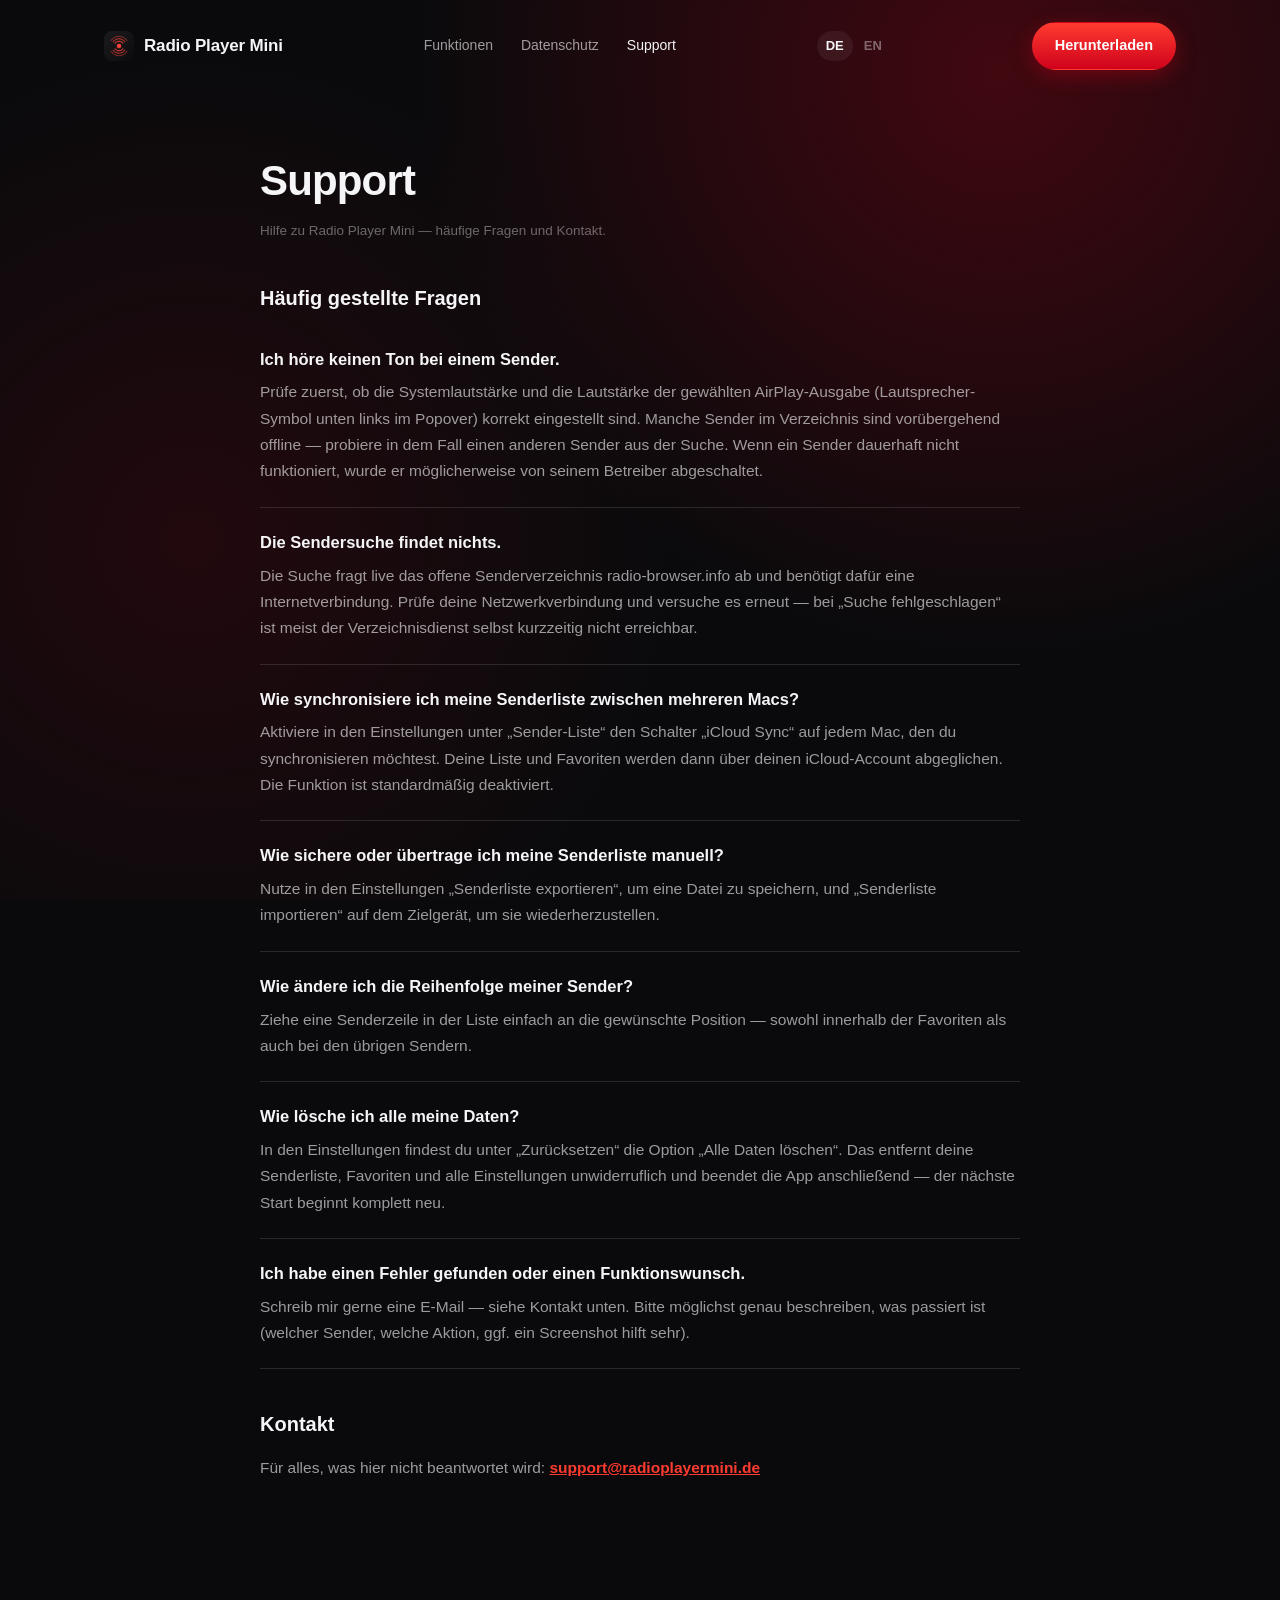
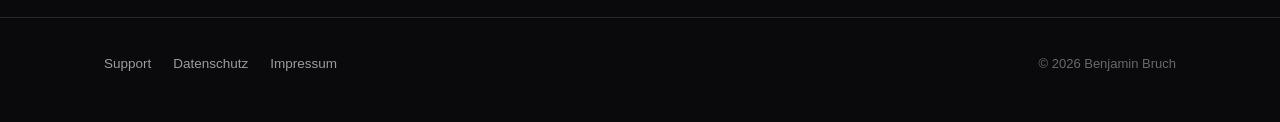
<file: support.html>
<!doctype html>
<html lang="de">
<head>
  <meta charset="utf-8" />
  <meta name="viewport" content="width=device-width, initial-scale=1" />
  <title>Support — Radio Player Mini</title>
  <meta name="description" content="Hilfe und häufig gestellte Fragen zu Radio Player Mini." />
  <link rel="icon" href="assets/icons/favicon-32.png" />
  <link rel="apple-touch-icon" href="assets/icons/icon-180.png" />
  <link rel="alternate" hreflang="de" href="https://benjaminbruch.github.io/RadioPlayerMiniPage/support.html" />
  <link rel="alternate" hreflang="en" href="https://benjaminbruch.github.io/RadioPlayerMiniPage/en/support.html" />
  <link rel="alternate" hreflang="x-default" href="https://benjaminbruch.github.io/RadioPlayerMiniPage/support.html" />
  <link rel="stylesheet" href="css/style.css" />
</head>
<body>

  <header class="site">
    <div class="wrap nav">
      <a class="brand" href="index.html">
        <img src="assets/icons/icon-180.png" alt="" />
        Radio Player Mini
      </a>
      <nav class="nav-links">
        <a href="index.html#funktionen">Funktionen</a>
        <a href="index.html#privacy">Datenschutz</a>
        <a href="support.html" class="active">Support</a>
      </nav>
      <div class="lang-switch">
        <a href="support.html" class="active">DE</a>
        <a href="en/support.html">EN</a>
      </div>
      <a class="btn btn-primary" href="index.html#download">Herunterladen</a>
    </div>
  </header>

  <main class="doc wrap" style="max-width: 760px;">
    <h1>Support</h1>
    <p class="updated">Hilfe zu Radio Player Mini — häufige Fragen und Kontakt.</p>

    <h2>Häufig gestellte Fragen</h2>

    <div class="faq-item">
      <h3>Ich höre keinen Ton bei einem Sender.</h3>
      <p>
        Prüfe zuerst, ob die Systemlautstärke und die Lautstärke der gewählten
        AirPlay-Ausgabe (Lautsprecher-Symbol unten links im Popover) korrekt eingestellt sind.
        Manche Sender im Verzeichnis sind vorübergehend offline — probiere in dem Fall einen
        anderen Sender aus der Suche. Wenn ein Sender dauerhaft nicht funktioniert, wurde er
        möglicherweise von seinem Betreiber abgeschaltet.
      </p>
    </div>

    <div class="faq-item">
      <h3>Die Sendersuche findet nichts.</h3>
      <p>
        Die Suche fragt live das offene Senderverzeichnis radio-browser.info ab und benötigt
        dafür eine Internetverbindung. Prüfe deine Netzwerkverbindung und versuche es erneut —
        bei „Suche fehlgeschlagen“ ist meist der Verzeichnisdienst selbst kurzzeitig nicht erreichbar.
      </p>
    </div>

    <div class="faq-item">
      <h3>Wie synchronisiere ich meine Senderliste zwischen mehreren Macs?</h3>
      <p>
        Aktiviere in den Einstellungen unter „Sender-Liste“ den Schalter „iCloud Sync“ auf
        jedem Mac, den du synchronisieren möchtest. Deine Liste und Favoriten werden dann über
        deinen iCloud-Account abgeglichen. Die Funktion ist standardmäßig deaktiviert.
      </p>
    </div>

    <div class="faq-item">
      <h3>Wie sichere oder übertrage ich meine Senderliste manuell?</h3>
      <p>
        Nutze in den Einstellungen „Senderliste exportieren“, um eine Datei zu speichern, und
        „Senderliste importieren“ auf dem Zielgerät, um sie wiederherzustellen.
      </p>
    </div>

    <div class="faq-item">
      <h3>Wie ändere ich die Reihenfolge meiner Sender?</h3>
      <p>
        Ziehe eine Senderzeile in der Liste einfach an die gewünschte Position — sowohl
        innerhalb der Favoriten als auch bei den übrigen Sendern.
      </p>
    </div>

    <div class="faq-item">
      <h3>Wie lösche ich alle meine Daten?</h3>
      <p>
        In den Einstellungen findest du unter „Zurücksetzen“ die Option „Alle Daten löschen“.
        Das entfernt deine Senderliste, Favoriten und alle Einstellungen unwiderruflich und
        beendet die App anschließend — der nächste Start beginnt komplett neu.
      </p>
    </div>

    <div class="faq-item">
      <h3>Ich habe einen Fehler gefunden oder einen Funktionswunsch.</h3>
      <p>
        Schreib mir gerne eine E-Mail — siehe Kontakt unten. Bitte möglichst genau beschreiben,
        was passiert ist (welcher Sender, welche Aktion, ggf. ein Screenshot hilft sehr).
      </p>
    </div>

    <h2>Kontakt</h2>
    <p>
      Für alles, was hier nicht beantwortet wird: <a class="placeholder" href="mailto:support@radioplayermini.de">support@radioplayermini.de</a>
    </p>
  </main>

  <footer class="site">
    <div class="wrap footer-row">
      <div class="footer-links">
        <a href="support.html">Support</a>
        <a href="privacy.html">Datenschutz</a>
        <a href="impressum.html">Impressum</a>
      </div>
      <div class="footer-copy">© 2026 Benjamin Bruch</div>
    </div>
  </footer>

</body>
</html>
</file>
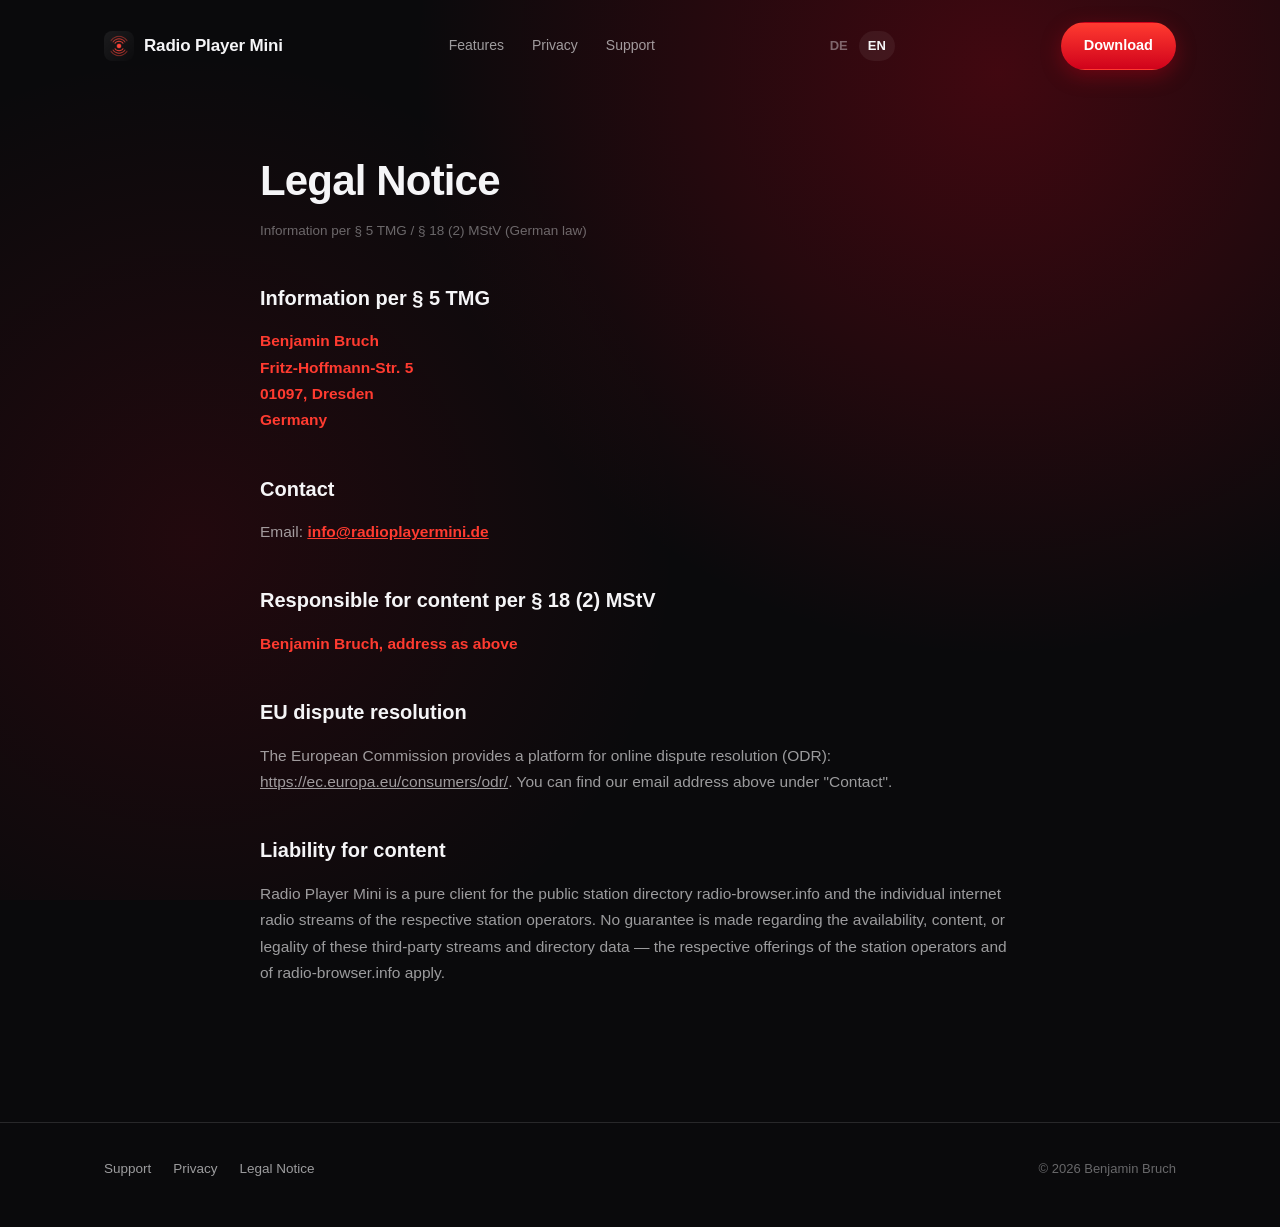
<file: en/impressum.html>
<!doctype html>
<html lang="en">
<head>
  <meta charset="utf-8" />
  <meta name="viewport" content="width=device-width, initial-scale=1" />
  <title>Legal Notice — Radio Player Mini</title>
  <meta name="robots" content="noindex" />
  <link rel="icon" href="../assets/icons/favicon-32.png" />
  <link rel="apple-touch-icon" href="../assets/icons/icon-180.png" />
  <link rel="alternate" hreflang="de" href="https://benjaminbruch.github.io/RadioPlayerMiniPage/impressum.html" />
  <link rel="alternate" hreflang="en" href="https://benjaminbruch.github.io/RadioPlayerMiniPage/en/impressum.html" />
  <link rel="alternate" hreflang="x-default" href="https://benjaminbruch.github.io/RadioPlayerMiniPage/impressum.html" />
  <link rel="stylesheet" href="../css/style.css" />
</head>
<body>

  <header class="site">
    <div class="wrap nav">
      <a class="brand" href="index.html">
        <img src="../assets/icons/icon-180.png" alt="" />
        Radio Player Mini
      </a>
      <nav class="nav-links">
        <a href="index.html#funktionen">Features</a>
        <a href="index.html#privacy">Privacy</a>
        <a href="support.html">Support</a>
      </nav>
      <div class="lang-switch">
        <a href="../impressum.html">DE</a>
        <a href="impressum.html" class="active">EN</a>
      </div>
      <a class="btn btn-primary" href="index.html#download">Download</a>
    </div>
  </header>

  <main class="doc wrap" style="max-width: 760px;">
    <h1>Legal Notice</h1>
    <p class="updated">Information per § 5 TMG / § 18 (2) MStV (German law)</p>

    <h2>Information per § 5 TMG</h2>
    <p>
      <span class="placeholder">Benjamin Bruch</span><br />
      <span class="placeholder">Fritz-Hoffmann-Str. 5</span><br />
      <span class="placeholder">01097, Dresden</span><br />
      <span class="placeholder">Germany</span>
    </p>

    <h2>Contact</h2>
    <p>
      Email: <a class="placeholder" href="mailto:info@radioplayermini.de">info@radioplayermini.de</a>
    </p>

    <h2>Responsible for content per § 18 (2) MStV</h2>
    <p>
      <span class="placeholder">Benjamin Bruch, address as above</span>
    </p>

    <h2>EU dispute resolution</h2>
    <p>
      The European Commission provides a platform for online dispute resolution (ODR):
      <a href="https://consumer-redress.ec.europa.eu" target="_blank" rel="noopener">https://ec.europa.eu/consumers/odr/</a>.
      You can find our email address above under "Contact".
    </p>

    <h2>Liability for content</h2>
    <p>
      Radio Player Mini is a pure client for the public station directory
      radio-browser.info and the individual internet radio streams of the respective
      station operators. No guarantee is made regarding the availability, content, or
      legality of these third-party streams and directory data — the respective offerings
      of the station operators and of radio-browser.info apply.
    </p>
  </main>

  <footer class="site">
    <div class="wrap footer-row">
      <div class="footer-links">
        <a href="support.html">Support</a>
        <a href="privacy.html">Privacy</a>
        <a href="impressum.html">Legal Notice</a>
      </div>
      <div class="footer-copy">© 2026 Benjamin Bruch</div>
    </div>
  </footer>

</body>
</html>
</file>
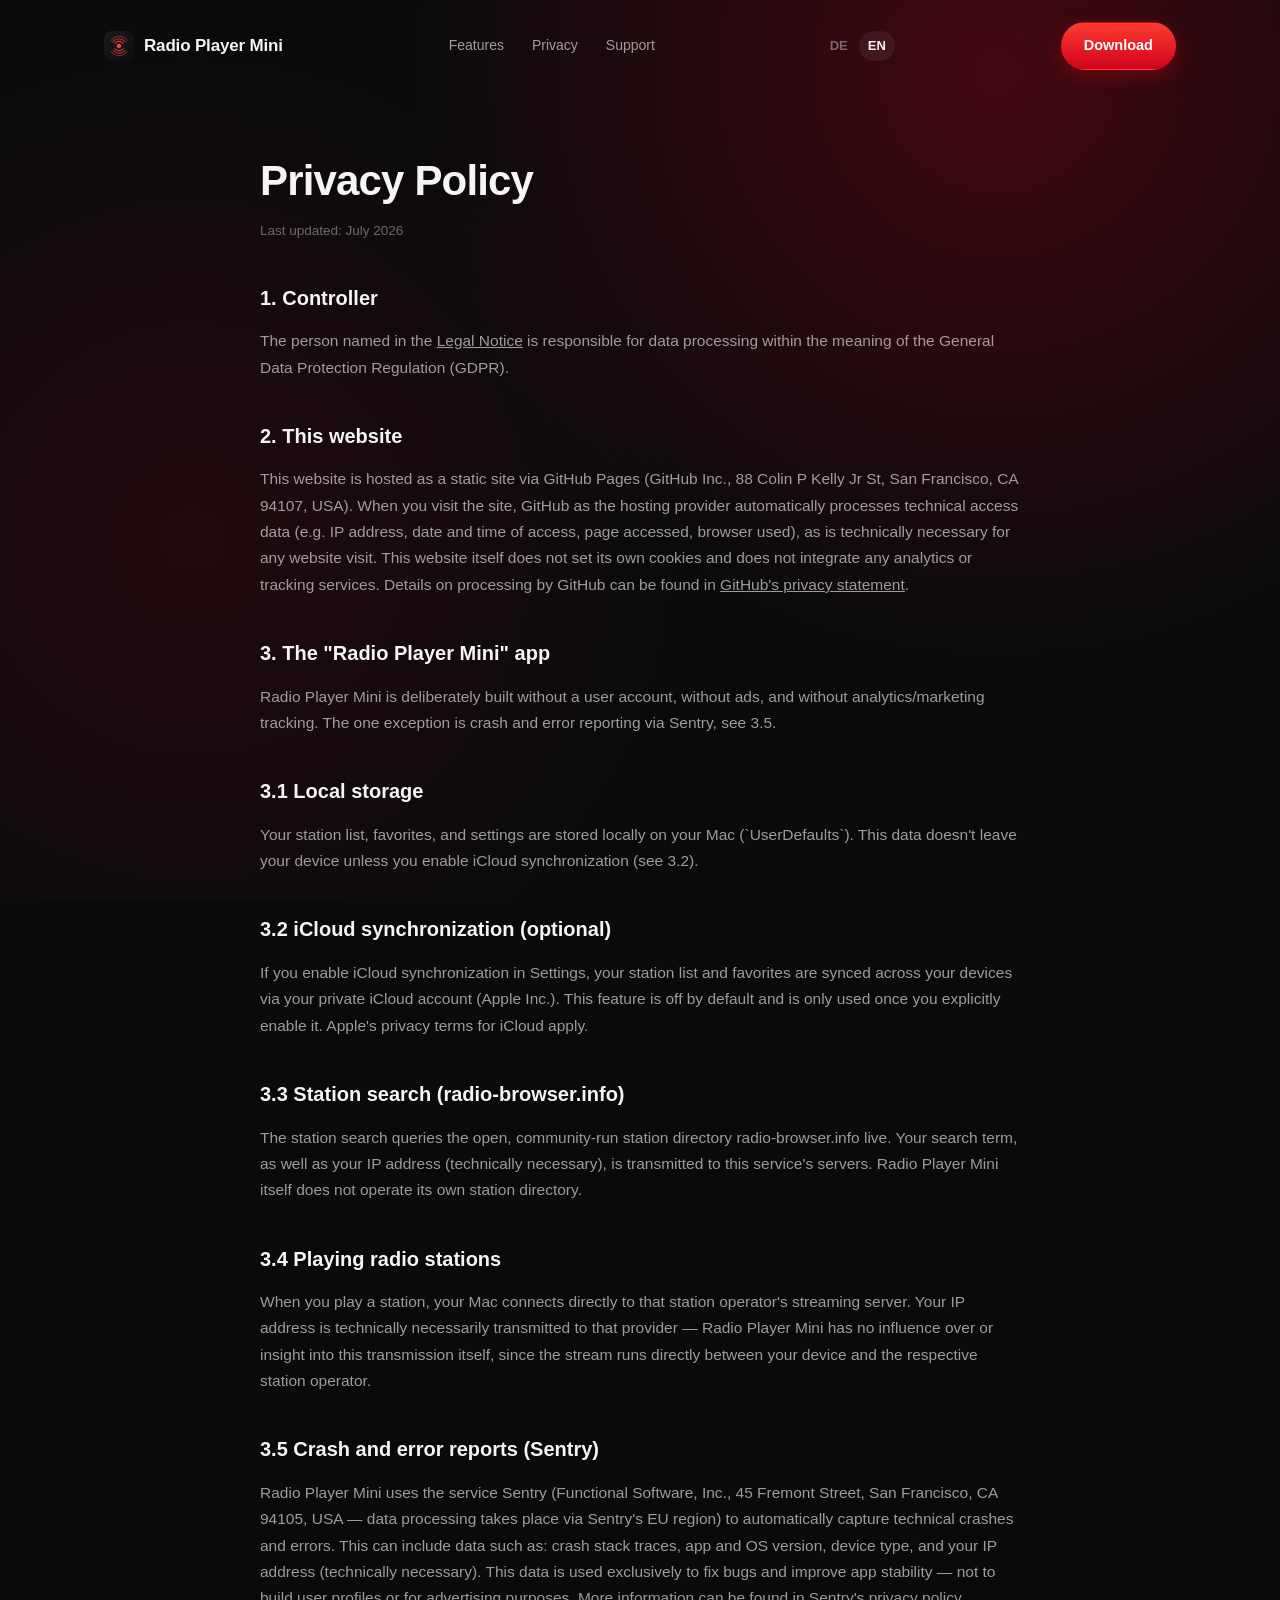
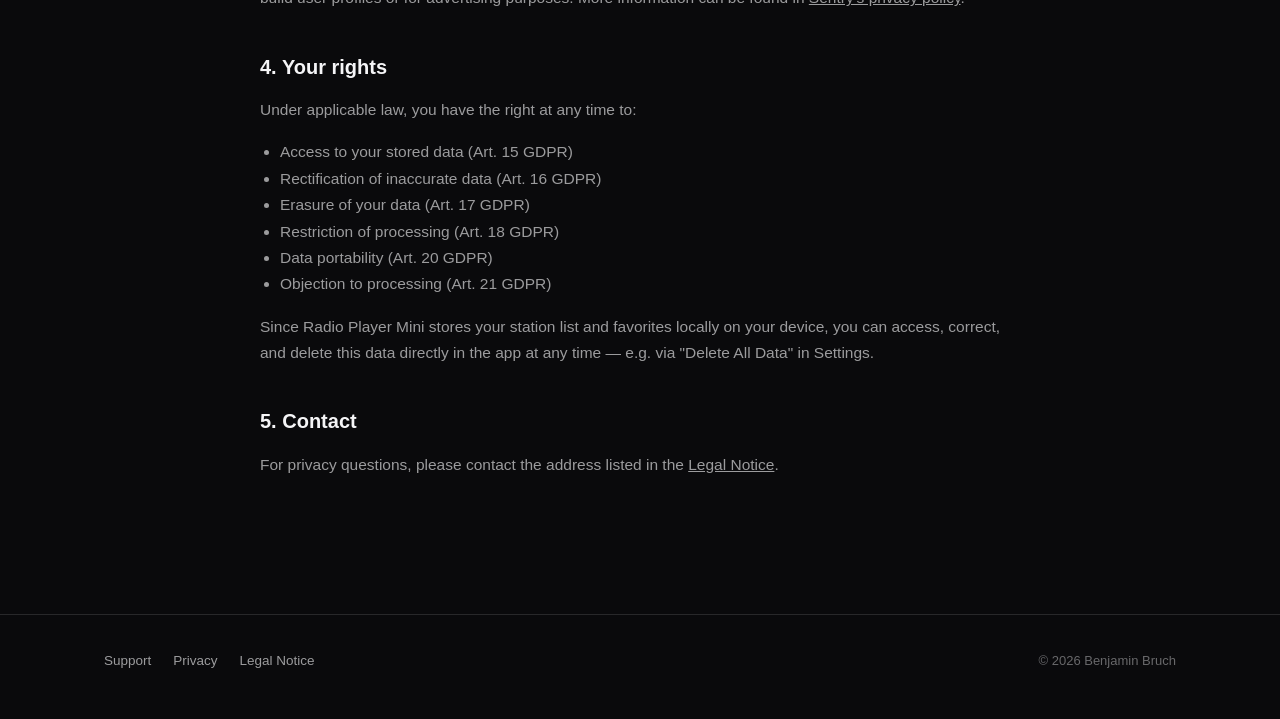
<file: en/privacy.html>
<!doctype html>
<html lang="en">
<head>
  <meta charset="utf-8" />
  <meta name="viewport" content="width=device-width, initial-scale=1" />
  <title>Privacy Policy — Radio Player Mini</title>
  <meta name="robots" content="noindex" />
  <link rel="icon" href="../assets/icons/favicon-32.png" />
  <link rel="apple-touch-icon" href="../assets/icons/icon-180.png" />
  <link rel="alternate" hreflang="de" href="https://benjaminbruch.github.io/RadioPlayerMiniPage/privacy.html" />
  <link rel="alternate" hreflang="en" href="https://benjaminbruch.github.io/RadioPlayerMiniPage/en/privacy.html" />
  <link rel="alternate" hreflang="x-default" href="https://benjaminbruch.github.io/RadioPlayerMiniPage/privacy.html" />
  <link rel="stylesheet" href="../css/style.css" />
</head>
<body>

  <header class="site">
    <div class="wrap nav">
      <a class="brand" href="index.html">
        <img src="../assets/icons/icon-180.png" alt="" />
        Radio Player Mini
      </a>
      <nav class="nav-links">
        <a href="index.html#funktionen">Features</a>
        <a href="index.html#privacy">Privacy</a>
        <a href="support.html">Support</a>
      </nav>
      <div class="lang-switch">
        <a href="../privacy.html">DE</a>
        <a href="privacy.html" class="active">EN</a>
      </div>
      <a class="btn btn-primary" href="index.html#download">Download</a>
    </div>
  </header>

  <main class="doc wrap" style="max-width: 760px;">
    <h1>Privacy Policy</h1>
    <p class="updated">Last updated: July 2026</p>

    <h2>1. Controller</h2>
    <p>
      The person named in the <a href="impressum.html">Legal Notice</a> is responsible for
      data processing within the meaning of the General Data Protection Regulation (GDPR).
    </p>

    <h2>2. This website</h2>
    <p>
      This website is hosted as a static site via GitHub Pages (GitHub Inc., 88 Colin P
      Kelly Jr St, San Francisco, CA 94107, USA). When you visit the site, GitHub as the
      hosting provider automatically processes technical access data (e.g. IP address,
      date and time of access, page accessed, browser used), as is technically necessary
      for any website visit. This website itself does not set its own cookies and does not
      integrate any analytics or tracking services. Details on processing by GitHub can be
      found in <a href="https://docs.github.com/en/site-policy/privacy-policies/github-general-privacy-statement" target="_blank" rel="noopener">GitHub's privacy statement</a>.
    </p>

    <h2>3. The "Radio Player Mini" app</h2>
    <p>
      Radio Player Mini is deliberately built without a user account, without ads, and
      without analytics/marketing tracking. The one exception is crash and error reporting
      via Sentry, see 3.5.
    </p>

    <h2>3.1 Local storage</h2>
    <p>
      Your station list, favorites, and settings are stored locally on your Mac
      (`UserDefaults`). This data doesn't leave your device unless you enable iCloud
      synchronization (see 3.2).
    </p>

    <h2>3.2 iCloud synchronization (optional)</h2>
    <p>
      If you enable iCloud synchronization in Settings, your station list and favorites
      are synced across your devices via your private iCloud account (Apple Inc.). This
      feature is off by default and is only used once you explicitly enable it. Apple's
      privacy terms for iCloud apply.
    </p>

    <h2>3.3 Station search (radio-browser.info)</h2>
    <p>
      The station search queries the open, community-run station directory
      radio-browser.info live. Your search term, as well as your IP address (technically
      necessary), is transmitted to this service's servers. Radio Player Mini itself does
      not operate its own station directory.
    </p>

    <h2>3.4 Playing radio stations</h2>
    <p>
      When you play a station, your Mac connects directly to that station operator's
      streaming server. Your IP address is technically necessarily transmitted to that
      provider — Radio Player Mini has no influence over or insight into this transmission
      itself, since the stream runs directly between your device and the respective
      station operator.
    </p>

    <h2>3.5 Crash and error reports (Sentry)</h2>
    <p>
      Radio Player Mini uses the service Sentry (Functional Software, Inc., 45 Fremont
      Street, San Francisco, CA 94105, USA — data processing takes place via Sentry's EU
      region) to automatically capture technical crashes and errors. This can include data
      such as: crash stack traces, app and OS version, device type, and your IP address
      (technically necessary). This data is used exclusively to fix bugs and improve app
      stability — not to build user profiles or for advertising purposes. More information
      can be found in <a href="https://sentry.io/privacy/" target="_blank" rel="noopener">Sentry's privacy policy</a>.
    </p>

    <h2>4. Your rights</h2>
    <p>Under applicable law, you have the right at any time to:</p>
    <ul>
      <li>Access to your stored data (Art. 15 GDPR)</li>
      <li>Rectification of inaccurate data (Art. 16 GDPR)</li>
      <li>Erasure of your data (Art. 17 GDPR)</li>
      <li>Restriction of processing (Art. 18 GDPR)</li>
      <li>Data portability (Art. 20 GDPR)</li>
      <li>Objection to processing (Art. 21 GDPR)</li>
    </ul>
    <p>
      Since Radio Player Mini stores your station list and favorites locally on your
      device, you can access, correct, and delete this data directly in the app at any
      time — e.g. via "Delete All Data" in Settings.
    </p>

    <h2>5. Contact</h2>
    <p>
      For privacy questions, please contact the address listed in the
      <a href="impressum.html">Legal Notice</a>.
    </p>
  </main>

  <footer class="site">
    <div class="wrap footer-row">
      <div class="footer-links">
        <a href="support.html">Support</a>
        <a href="privacy.html">Privacy</a>
        <a href="impressum.html">Legal Notice</a>
      </div>
      <div class="footer-copy">© 2026 Benjamin Bruch</div>
    </div>
  </footer>

</body>
</html>
</file>
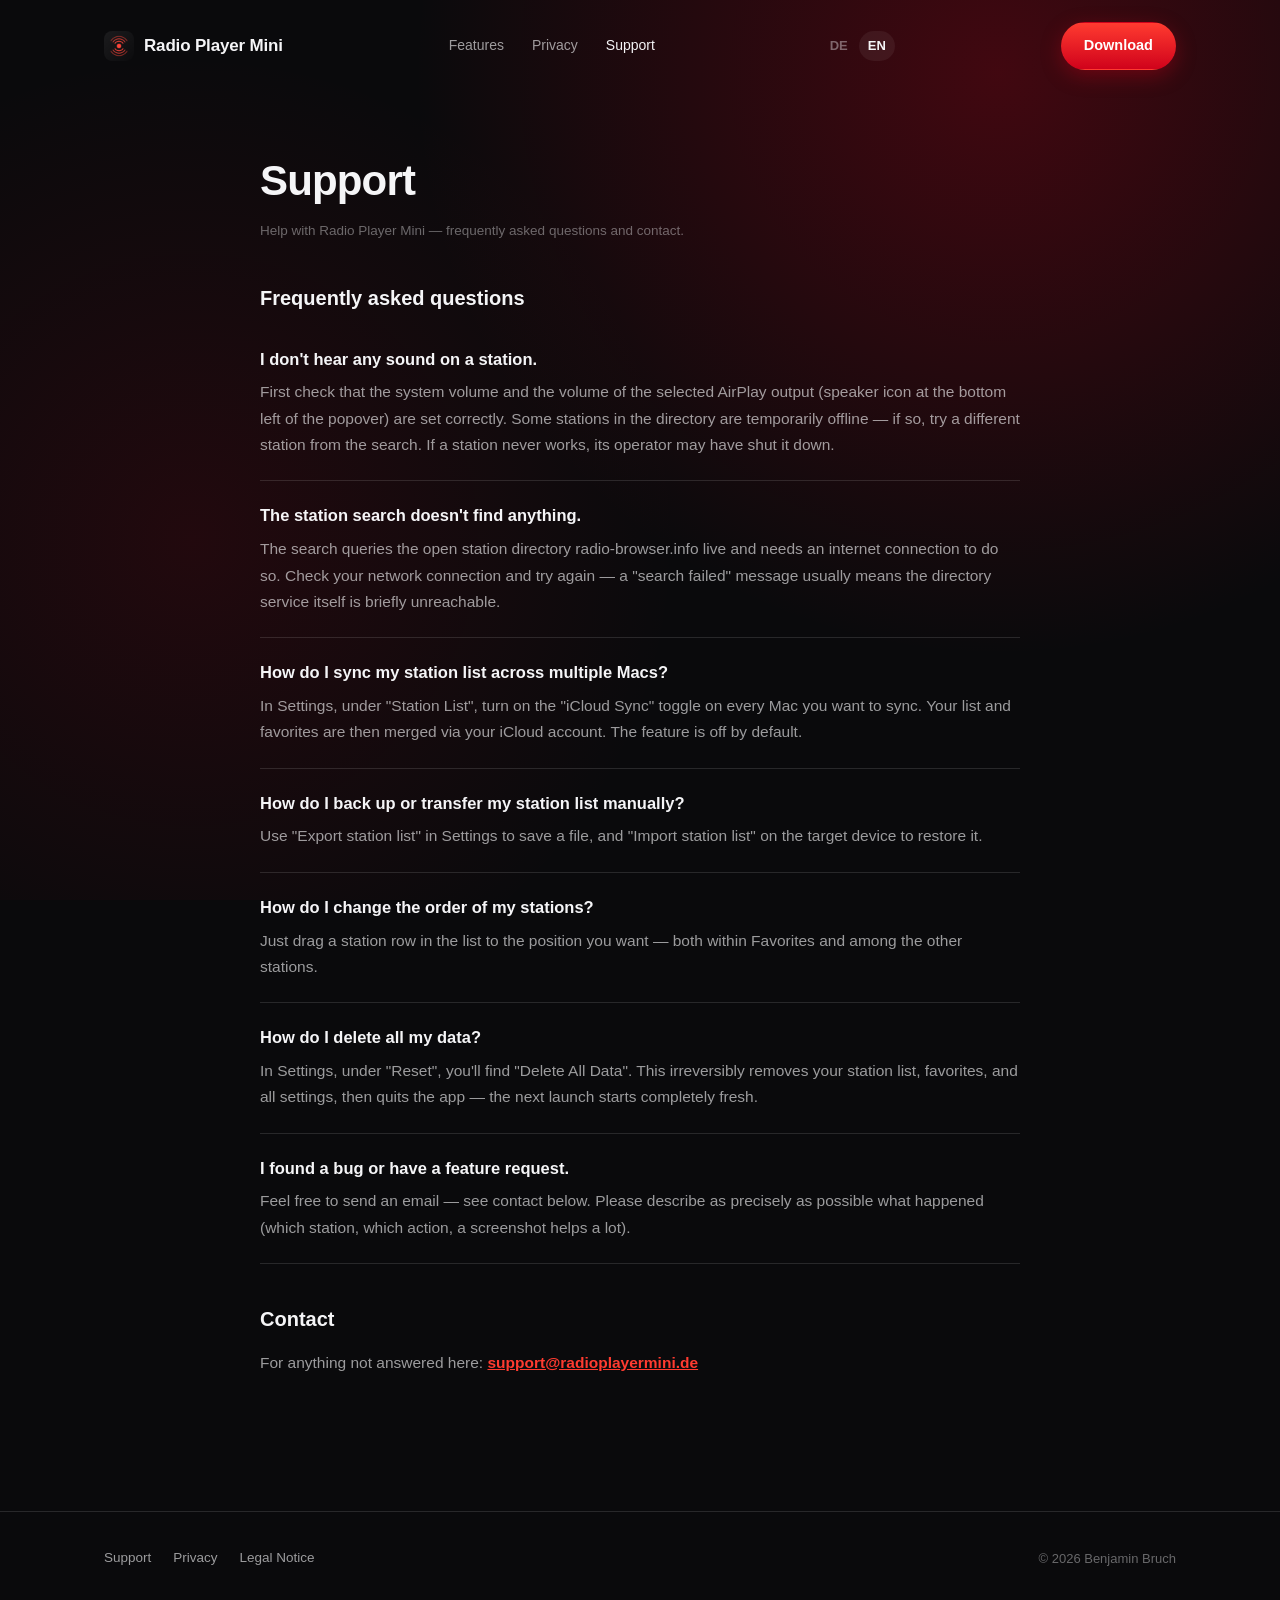
<file: en/support.html>
<!doctype html>
<html lang="en">
<head>
  <meta charset="utf-8" />
  <meta name="viewport" content="width=device-width, initial-scale=1" />
  <title>Support — Radio Player Mini</title>
  <meta name="description" content="Help and frequently asked questions about Radio Player Mini." />
  <link rel="icon" href="../assets/icons/favicon-32.png" />
  <link rel="apple-touch-icon" href="../assets/icons/icon-180.png" />
  <link rel="alternate" hreflang="de" href="https://benjaminbruch.github.io/RadioPlayerMiniPage/support.html" />
  <link rel="alternate" hreflang="en" href="https://benjaminbruch.github.io/RadioPlayerMiniPage/en/support.html" />
  <link rel="alternate" hreflang="x-default" href="https://benjaminbruch.github.io/RadioPlayerMiniPage/support.html" />
  <link rel="stylesheet" href="../css/style.css" />
</head>
<body>

  <header class="site">
    <div class="wrap nav">
      <a class="brand" href="index.html">
        <img src="../assets/icons/icon-180.png" alt="" />
        Radio Player Mini
      </a>
      <nav class="nav-links">
        <a href="index.html#funktionen">Features</a>
        <a href="index.html#privacy">Privacy</a>
        <a href="support.html" class="active">Support</a>
      </nav>
      <div class="lang-switch">
        <a href="../support.html">DE</a>
        <a href="support.html" class="active">EN</a>
      </div>
      <a class="btn btn-primary" href="index.html#download">Download</a>
    </div>
  </header>

  <main class="doc wrap" style="max-width: 760px;">
    <h1>Support</h1>
    <p class="updated">Help with Radio Player Mini — frequently asked questions and contact.</p>

    <h2>Frequently asked questions</h2>

    <div class="faq-item">
      <h3>I don't hear any sound on a station.</h3>
      <p>
        First check that the system volume and the volume of the selected AirPlay output
        (speaker icon at the bottom left of the popover) are set correctly. Some stations
        in the directory are temporarily offline — if so, try a different station from the
        search. If a station never works, its operator may have shut it down.
      </p>
    </div>

    <div class="faq-item">
      <h3>The station search doesn't find anything.</h3>
      <p>
        The search queries the open station directory radio-browser.info live and needs
        an internet connection to do so. Check your network connection and try again — a
        "search failed" message usually means the directory service itself is briefly
        unreachable.
      </p>
    </div>

    <div class="faq-item">
      <h3>How do I sync my station list across multiple Macs?</h3>
      <p>
        In Settings, under "Station List", turn on the "iCloud Sync" toggle on every Mac
        you want to sync. Your list and favorites are then merged via your iCloud account.
        The feature is off by default.
      </p>
    </div>

    <div class="faq-item">
      <h3>How do I back up or transfer my station list manually?</h3>
      <p>
        Use "Export station list" in Settings to save a file, and "Import station list" on
        the target device to restore it.
      </p>
    </div>

    <div class="faq-item">
      <h3>How do I change the order of my stations?</h3>
      <p>
        Just drag a station row in the list to the position you want — both within
        Favorites and among the other stations.
      </p>
    </div>

    <div class="faq-item">
      <h3>How do I delete all my data?</h3>
      <p>
        In Settings, under "Reset", you'll find "Delete All Data". This irreversibly removes
        your station list, favorites, and all settings, then quits the app — the next
        launch starts completely fresh.
      </p>
    </div>

    <div class="faq-item">
      <h3>I found a bug or have a feature request.</h3>
      <p>
        Feel free to send an email — see contact below. Please describe as precisely as
        possible what happened (which station, which action, a screenshot helps a lot).
      </p>
    </div>

    <h2>Contact</h2>
    <p>
      For anything not answered here: <a class="placeholder" href="mailto:support@radioplayermini.de">support@radioplayermini.de</a>
    </p>
  </main>

  <footer class="site">
    <div class="wrap footer-row">
      <div class="footer-links">
        <a href="support.html">Support</a>
        <a href="privacy.html">Privacy</a>
        <a href="impressum.html">Legal Notice</a>
      </div>
      <div class="footer-copy">© 2026 Benjamin Bruch</div>
    </div>
  </footer>

</body>
</html>
</file>
<file: css/style.css>
:root {
  --bg: #0a0a0c;
  --bg-card: rgba(255, 255, 255, 0.06);
  --bg-card-hover: rgba(255, 255, 255, 0.09);
  --border: rgba(255, 255, 255, 0.12);
  --text: #f5f5f7;
  --text-muted: rgba(245, 245, 247, 0.62);
  --text-faint: rgba(245, 245, 247, 0.4);
  --accent: #ff3b30;
  --accent-deep: #d0021b;
  --radius-lg: 22px;
  --radius-md: 14px;
  --radius-sm: 8px;
  --maxw: 1120px;
  color-scheme: dark;
}

* {
  box-sizing: border-box;
}

html {
  scroll-behavior: smooth;
}

body {
  margin: 0;
  background: var(--bg);
  color: var(--text);
  font-family: -apple-system, BlinkMacSystemFont, "SF Pro Text", "Segoe UI", Roboto, Helvetica, Arial, sans-serif;
  line-height: 1.5;
  -webkit-font-smoothing: antialiased;
}

/* Ambient red glow behind the hero, echoing the app's Midnight surface. */
body {
  background-image: radial-gradient(circle at 78% 8%, rgba(208, 2, 27, 0.28), transparent 45%),
    radial-gradient(circle at 15% 60%, rgba(208, 2, 27, 0.12), transparent 40%);
  background-repeat: no-repeat;
  background-attachment: fixed;
}

a {
  color: inherit;
}

img {
  max-width: 100%;
  display: block;
}

.wrap {
  max-width: var(--maxw);
  margin: 0 auto;
  padding: 0 24px;
}

/* ---------- Nav ---------- */

header.site {
  padding: 22px 0;
  border-bottom: 1px solid transparent;
}

.nav {
  display: flex;
  align-items: center;
  justify-content: space-between;
  gap: 16px;
}

.brand {
  display: flex;
  align-items: center;
  gap: 10px;
  text-decoration: none;
  font-weight: 700;
  font-size: 17px;
  letter-spacing: -0.01em;
}

.brand img {
  width: 30px;
  height: 30px;
  border-radius: 8px;
}

.nav-links {
  display: flex;
  align-items: center;
  gap: 28px;
  font-size: 14px;
  font-weight: 500;
}

.nav-links a {
  text-decoration: none;
  color: var(--text-muted);
  transition: color 0.15s ease;
}

.nav-links a:hover,
.nav-links a.active {
  color: var(--text);
}

/* ---------- Language switch ---------- */

.lang-switch {
  display: flex;
  align-items: center;
  gap: 2px;
  font-size: 13px;
  font-weight: 600;
}

.lang-switch a {
  padding: 5px 9px;
  border-radius: 999px;
  text-decoration: none;
  color: var(--text-faint);
}

.lang-switch a.active {
  background: var(--bg-card);
  color: var(--text);
}

.lang-switch a:hover:not(.active) {
  color: var(--text-muted);
}

/* ---------- Buttons ---------- */

.btn {
  display: inline-flex;
  align-items: center;
  gap: 8px;
  padding: 12px 22px;
  border-radius: 999px;
  font-weight: 600;
  font-size: 14.5px;
  text-decoration: none;
  border: 1px solid transparent;
  cursor: pointer;
  white-space: nowrap;
}

.btn-primary {
  background: linear-gradient(180deg, var(--accent), var(--accent-deep));
  color: white;
  box-shadow: 0 6px 20px rgba(208, 2, 27, 0.35);
}

.btn-primary:hover {
  filter: brightness(1.08);
}

.btn-ghost {
  background: var(--bg-card);
  color: var(--text);
  border-color: var(--border);
}

.btn-ghost:hover {
  background: var(--bg-card-hover);
}

.btn[aria-disabled="true"] {
  opacity: 0.6;
  cursor: default;
  pointer-events: none;
}

/* ---------- Hero ---------- */

.hero {
  padding: 72px 0 40px;
  display: grid;
  grid-template-columns: 1fr 1fr;
  gap: 48px;
  align-items: center;
}

/* The app screenshot is a real, tall menu-bar-panel crop (not a wide
   marketing scene) — cap its width so it sits at a natural size instead
   of stretching to fill the whole grid column. */
.hero-shot {
  display: flex;
  justify-content: center;
  justify-self: center;
}

.hero-shot img {
  width: 100%;
  max-width: 300px;
}

.hero h1 {
  font-size: clamp(34px, 5vw, 54px);
  line-height: 1.08;
  font-weight: 800;
  letter-spacing: -0.02em;
  margin: 0 0 20px;
}

.hero h1 .accent {
  color: var(--accent);
}

.hero p.lede {
  font-size: 18px;
  color: var(--text-muted);
  max-width: 46ch;
  margin: 0 0 32px;
}

.hero-actions {
  display: flex;
  align-items: center;
  gap: 14px;
  flex-wrap: wrap;
}

.hero-note {
  margin-top: 14px;
  font-size: 13px;
  color: var(--text-faint);
}

.hero-shot {
  border-radius: var(--radius-lg);
  overflow: hidden;
  border: 1px solid var(--border);
  box-shadow: 0 30px 80px rgba(0, 0, 0, 0.55);
}

/* ---------- Sections ---------- */

section {
  padding: 64px 0;
}

.section-head {
  text-align: center;
  max-width: 640px;
  margin: 0 auto 44px;
}

.section-head h2 {
  font-size: clamp(26px, 3.4vw, 36px);
  font-weight: 800;
  letter-spacing: -0.02em;
  margin: 0 0 12px;
}

.section-head p {
  color: var(--text-muted);
  font-size: 16px;
  margin: 0;
}

.eyebrow {
  display: inline-block;
  font-size: 12px;
  font-weight: 700;
  letter-spacing: 0.08em;
  text-transform: uppercase;
  color: var(--accent);
  margin-bottom: 10px;
}

/* ---------- Feature grid ---------- */

.grid {
  display: grid;
  grid-template-columns: repeat(3, 1fr);
  gap: 18px;
}

.card {
  background: var(--bg-card);
  border: 1px solid var(--border);
  border-radius: var(--radius-md);
  padding: 26px;
}

.card .icon {
  width: 40px;
  height: 40px;
  border-radius: 11px;
  background: rgba(208, 2, 27, 0.16);
  color: var(--accent);
  display: flex;
  align-items: center;
  justify-content: center;
  font-size: 19px;
  margin-bottom: 16px;
}

.card h3 {
  font-size: 16.5px;
  font-weight: 700;
  margin: 0 0 8px;
}

.card p {
  font-size: 14.5px;
  color: var(--text-muted);
  margin: 0;
  line-height: 1.55;
}

/* ---------- Discover showcase ---------- */
/* Mirrors the hero section's layout: text on one side, a single real
   screenshot on the other, rather than the section-head's usual centered
   text block above a full-width grid. */

.discover-showcase {
  margin-top: 80px;
  display: grid;
  grid-template-columns: 1fr 1fr;
  gap: 48px;
  align-items: center;
}

.discover-showcase .section-head {
  text-align: left;
  max-width: none;
  margin: 0;
}

.discover-shot {
  display: flex;
  justify-content: center;
  justify-self: center;
}

.discover-shot img {
  width: 100%;
  max-width: 300px;
  border-radius: var(--radius-lg);
  border: 1px solid var(--border);
  box-shadow: 0 30px 80px rgba(0, 0, 0, 0.55);
}

@media (max-width: 640px) {
  .discover-showcase {
    grid-template-columns: 1fr;
    text-align: center;
  }

  .discover-showcase .section-head {
    text-align: center;
    margin: 0 auto;
  }
}

/* ---------- Privacy callout ---------- */

.privacy-band {
  border-radius: var(--radius-lg);
  border: 1px solid var(--border);
  background: linear-gradient(160deg, rgba(208, 2, 27, 0.14), rgba(255, 255, 255, 0.03));
  padding: 48px;
  display: grid;
  grid-template-columns: 1.1fr 1fr;
  gap: 40px;
  align-items: center;
}

.privacy-band h2 {
  font-size: 28px;
  font-weight: 800;
  letter-spacing: -0.01em;
  margin: 0 0 14px;
}

.privacy-band p {
  color: var(--text-muted);
  font-size: 15.5px;
  margin: 0 0 0;
}

.privacy-list {
  list-style: none;
  margin: 0;
  padding: 0;
  display: grid;
  gap: 14px;
}

.privacy-list li {
  display: flex;
  gap: 12px;
  align-items: flex-start;
  font-size: 15px;
  color: var(--text);
}

.privacy-list .check {
  flex: none;
  width: 22px;
  height: 22px;
  border-radius: 50%;
  background: rgba(208, 2, 27, 0.2);
  color: var(--accent);
  display: flex;
  align-items: center;
  justify-content: center;
  font-size: 13px;
  font-weight: 800;
  margin-top: 1px;
}

/* ---------- CTA band ---------- */

.cta-band {
  text-align: center;
  border-radius: var(--radius-lg);
  border: 1px solid var(--border);
  padding: 56px 32px;
  background: var(--bg-card);
}

.cta-band h2 {
  font-size: clamp(24px, 3.2vw, 32px);
  font-weight: 800;
  margin: 0 0 14px;
}

.cta-band p {
  color: var(--text-muted);
  margin: 0 0 28px;
}

/* ---------- Footer ---------- */

footer.site {
  border-top: 1px solid var(--border);
  padding: 36px 0 48px;
  margin-top: 40px;
}

.footer-row {
  display: flex;
  justify-content: space-between;
  align-items: center;
  flex-wrap: wrap;
  gap: 16px;
}

.footer-links {
  display: flex;
  gap: 22px;
  font-size: 13.5px;
  color: var(--text-muted);
}

.footer-links a {
  text-decoration: none;
  color: inherit;
}

.footer-links a:hover {
  color: var(--text);
}

.footer-copy {
  font-size: 13px;
  color: var(--text-faint);
}

/* ---------- Simple content pages (support / privacy / impressum) ---------- */

.doc {
  padding: 56px 0 80px;
}

.doc h1 {
  font-size: clamp(30px, 4vw, 42px);
  font-weight: 800;
  letter-spacing: -0.02em;
  margin: 0 0 8px;
}

.doc .updated {
  color: var(--text-faint);
  font-size: 13.5px;
  margin: 0 0 40px;
}

.draft-banner {
  display: flex;
  gap: 12px;
  align-items: flex-start;
  background: rgba(255, 200, 0, 0.1);
  border: 1px solid rgba(255, 200, 0, 0.35);
  color: #ffdf8a;
  border-radius: var(--radius-sm);
  padding: 16px 18px;
  font-size: 14px;
  margin-bottom: 40px;
}

.doc h2 {
  font-size: 20px;
  font-weight: 700;
  margin: 40px 0 12px;
}

.doc p,
.doc li {
  color: var(--text-muted);
  font-size: 15.5px;
  line-height: 1.7;
}

.doc ul {
  padding-left: 20px;
}

.doc .placeholder {
  color: var(--accent);
  font-weight: 600;
}

.faq-item {
  border-bottom: 1px solid var(--border);
  padding: 22px 0;
}

.faq-item h3 {
  font-size: 16.5px;
  font-weight: 700;
  margin: 0 0 8px;
}

.faq-item p {
  margin: 0;
}

/* ---------- Responsive ---------- */

@media (max-width: 860px) {
  .hero {
    grid-template-columns: 1fr;
    padding-top: 48px;
  }

  .hero-shot {
    order: -1;
  }

  .grid {
    grid-template-columns: 1fr 1fr;
  }

  .privacy-band {
    grid-template-columns: 1fr;
    padding: 32px;
  }

  .nav-links {
    gap: 16px;
  }
}

@media (max-width: 560px) {
  .grid {
    grid-template-columns: 1fr;
  }
}

/* Below this, the full nav (brand + 3 links + language switch + download
   button) no longer fits one row with no wrap. The nav links themselves
   are non-essential here — everything they point to is also one scroll
   away on the same page, or linked again from the footer — so they're
   dropped first, keeping the brand, language switch, and primary CTA. */
@media (max-width: 640px) {
  .hero.wrap {
    padding-left: 16px;
    padding-right: 16px;
  }

  .nav {
    gap: 10px;
  }

  .nav-links {
    display: none;
  }

  .btn-primary {
    padding: 10px 16px;
    font-size: 13.5px;
  }
}

/* Narrow phones: the brand wordmark is the next thing to give up room to
   the language switch and download button, which both stay fully usable. */
@media (max-width: 400px) {
  .brand {
    font-size: 0;
  }
}
</file>
